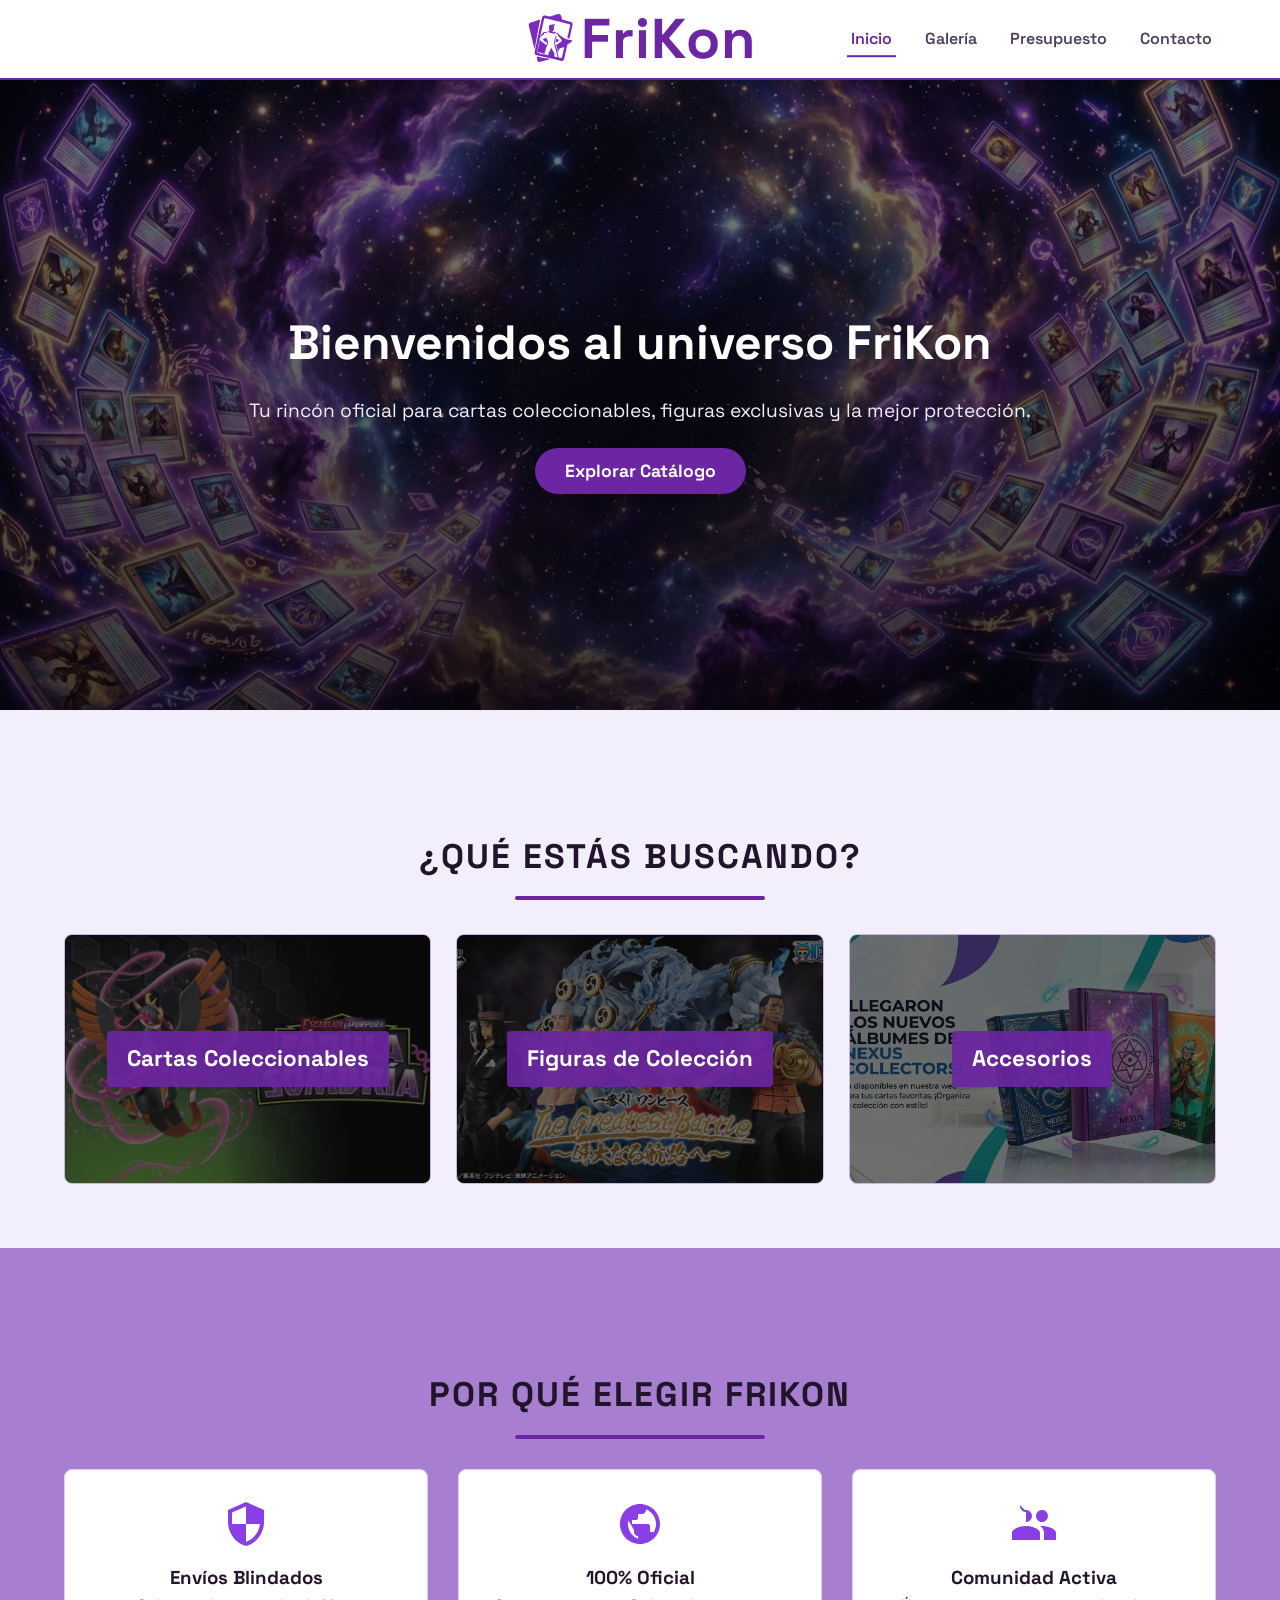
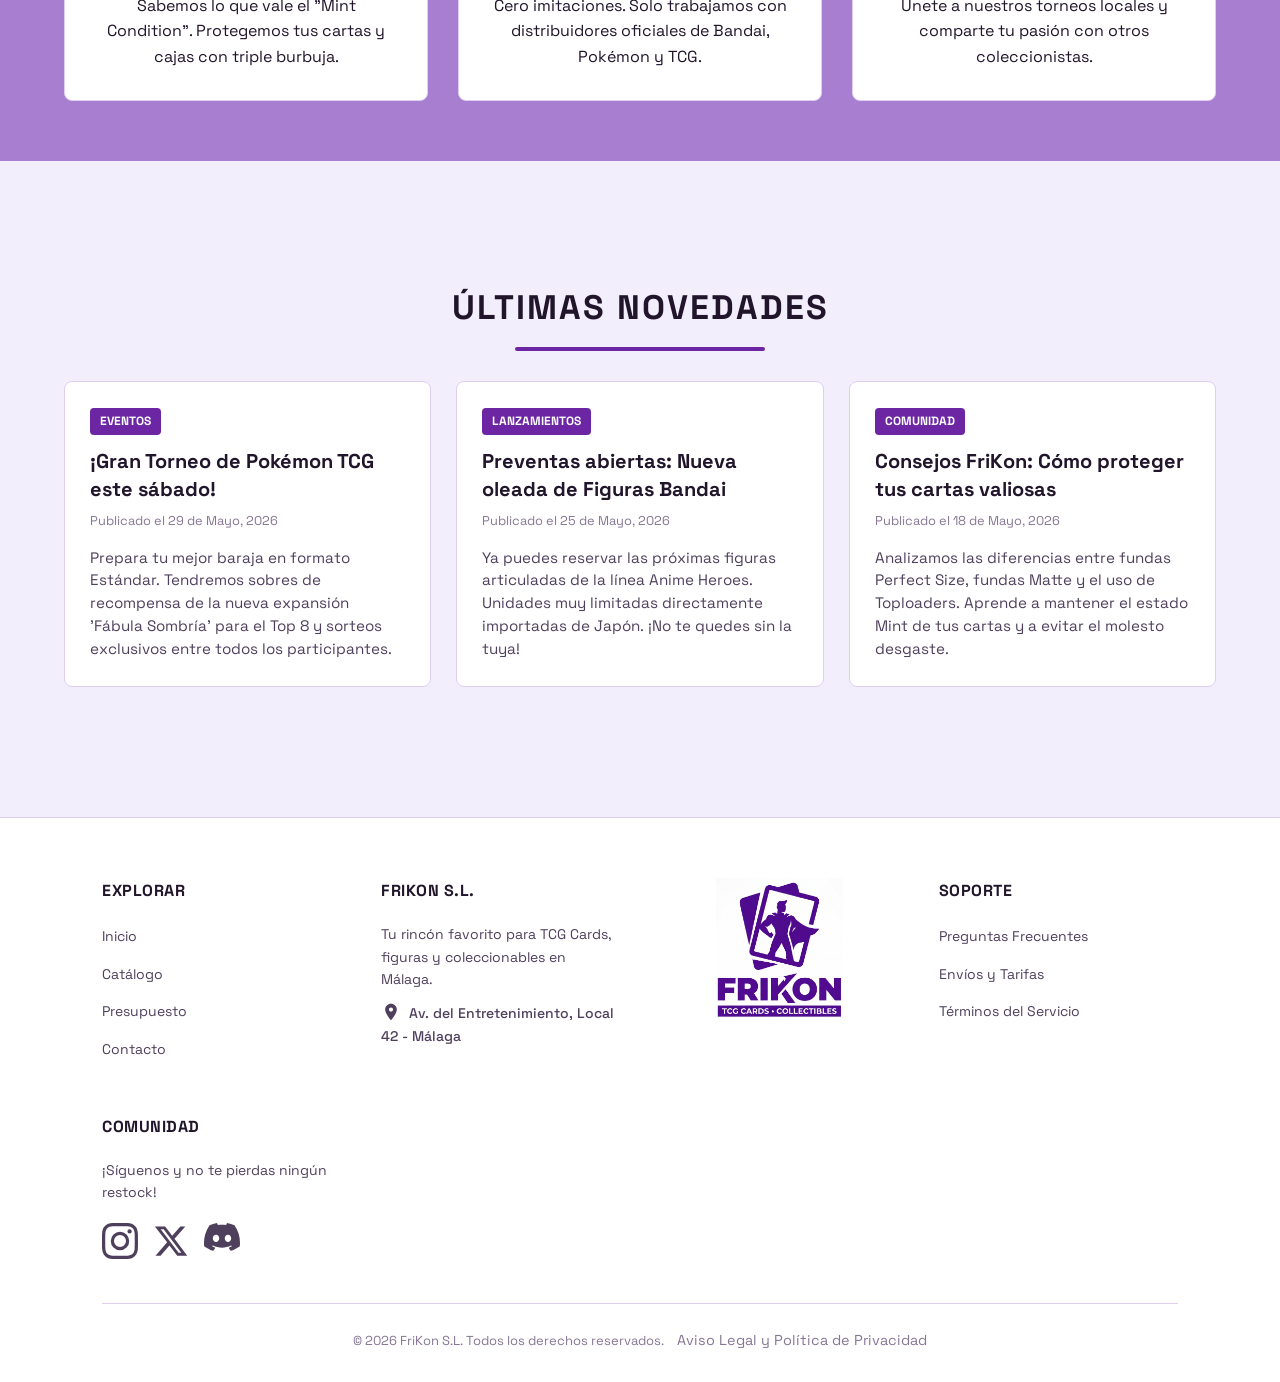
<file: index.html>
<!DOCTYPE html>
<html lang="es">

<head>
    <meta charset="UTF-8">
    <meta name="viewport" content="width=device-width, initial-scale=1.0">
    <title>FriKon | Tienda TCG & Merchandising</title>
    <link rel="icon" type="image/svg+xml" href="images/logo/favicon.svg">
    <link rel="preconnect" href="https://fonts.googleapis.com">
    <link rel="preconnect" href="https://fonts.gstatic.com" crossorigin>
    <link href="https://fonts.googleapis.com/css2?family=Space+Grotesk:wght@400;500;700&display=swap" rel="stylesheet">

    <link rel="stylesheet" href="css/styles.css">
</head>

<body>

    <!-- Header / navegación principal -->
    <header>
        <div class="logo">
            <img src="images/logo/favicon.svg" alt="Logo FriKon" class="logo-img" width="45" height="45">
            <span class="logo-texto">FriKon</span>

        </div>
        <nav>
            <ul>
                <li><a href="index.html" class="activo">Inicio</a></li>
                <li><a href="views/galeria.html">Galería</a></li>
                <li><a href="views/presupuesto.html">Presupuesto</a></li>
                <li><a href="views/contacto.html">Contacto</a></li>
            </ul>
        </nav>
    </header>


    <main class="main-portada">
        <!-- Portada -->
        <section id="hero-inicio" class="seccion-portada">
            <div class="hero-contenido">
                <h1>Bienvenidos al universo FriKon</h1>
                <p>Tu rincón oficial para cartas coleccionables, figuras exclusivas y la mejor protección.</p>
                <a href="views/galeria.html" class="btn-hero">Explorar Catálogo</a>
            </div>
        </section>

        <section id="categorias-destacadas" class="seccion-portada">
            <h2 class="titulo-seleccion">¿Qué estás buscando?</h2>
            <div class="grid-accesos-directos">

                <a href="views/galeria.html#cat-cartas" class="bloque-acceso">
                    <img src="images/productos-carrusel/fabula-sombria-portada-noticia.jpg"
                        alt="Cartas Coleccionables TCG" loading="lazy" decoding="async" width="600" height="400">
                    <div class="acceso-overlay">
                        <h3>Cartas Coleccionables</h3>
                    </div>
                </a>

                <a href="views/galeria.html#cat-figuras" class="bloque-acceso">
                    <img src="images/productos-carrusel/figura_one_piece.webp" alt="Figuras de Colección de Anime"
                        loading="lazy" decoding="async" width="600" height="400">
                    <div class="acceso-overlay">
                        <h3>Figuras de Colección</h3>
                    </div>
                </a>

                <a href="views/galeria.html#cat-accesorios" class="bloque-acceso">
                    <img src="images/productos-carrusel/nuevos_albumes.png" alt="Accesorios y Carpetas Protectoras"
                        loading="lazy" decoding="async" width="600" height="400">
                    <div class="acceso-overlay">
                        <h3>Accesorios</h3>
                    </div>
                </a>

            </div>
        </section>
        <!-- VENTAJAS -->
        <section id="ventajas-frikon" class="seccion-portada">
            <h2 class="titulo-seleccion">Por qué elegir FriKon</h2>
            <div class="grid-ventajas">
                <div class="ventaja-card">
                    <div class="ventaja-icono">
                        <svg class="icono-svg-frikon" viewBox="0 0 24 24" xmlns="http://www.w3.org/2000/svg">
                            <path
                                d="M12 1L3 5v6c0 5.55 3.84 10.74 9 12 5.16-1.26 9-6.45 9-12V5l-9-4zm0 10.99h7c-.53 4.12-3.28 7.79-7 8.94V12H5V6.3l7-3.11v9.8z" />
                        </svg>
                    </div>
                    <h3>Envíos Blindados</h3>
                    <p>Sabemos lo que vale el "Mint Condition". Protegemos tus cartas y cajas con triple burbuja.</p>
                </div>
                <div class="ventaja-card">
                    <div class="ventaja-icono">
                        <svg class="icono-svg-frikon" viewBox="0 0 24 24" xmlns="http://www.w3.org/2000/svg">
                            <path
                                d="M12 2C6.48 2 2 6.48 2 12s4.48 10 10 10 10-4.48 10-10S17.52 2 12 2zm1 17.93c-3.95-.49-7-3.85-7-7.93 0-.62.08-1.21.21-1.79L9 15v1c0 1.1.9 2 2 2v1.93zm6.9-2.54c-.26-.81-1-1.39-1.9-1.39h-1v-3c0-.55-.45-1-1-1H8v-2h2c.55 0 1-.45 1-1V7h2c1.1 0 2-.9 2-2v-.41c2.93 1.19 5 4.06 5 7.41 0 2.08-.8 3.97-2.1 5.39z" />
                        </svg>
                    </div>
                    <h3>100% Oficial</h3>
                    <p>Cero imitaciones. Solo trabajamos con distribuidores oficiales de Bandai, Pokémon y TCG.</p>
                </div>
                <div class="ventaja-card">
                    <div class="ventaja-icono">
                        <svg class="icono-svg-frikon" viewBox="0 0 24 24" xmlns="http://www.w3.org/2000/svg">
                            <path
                                d="M16 11c1.66 0 2.99-1.34 2.99-3S17.66 5 16 5c-1.66 0-3 1.34-3 3s1.34 3 3 3zm-8 0c1.66 0 2.99-1.34 2.99-3S9.66 5 8 5C6.34 5 5 1.34 5 3s1.34 3 3 3zm0 2c-2.33 0-7 1.17-7 3.5V20h14v-3.5c0-2.33-4.67-3.5-7-3.5zm8 0c-.29 0-.62.02-.97.05 1.16.84 1.97 1.97 1.97 3.45V20h6v-3.5c0-2.33-4.67-3.5-7-3.5z" />
                        </svg>
                    </div>
                    <h3>Comunidad Activa</h3>
                    <p>Únete a nuestros torneos locales y comparte tu pasión con otros coleccionistas.</p>
                </div>
            </div>
        </section>
        <!-- NOTICIAS-->
        <section id="noticias-comunidad" class="seccion-portada">
            <h2 class="titulo-seleccion">Últimas Novedades</h2>
            <div id="contenedor-noticias-ajax" class="grid-noticias">
                <p class="cargando">Cargando novedades del servidor...</p>
            </div>
        </section>

    </main>

    <!-- Pie de página -->
    <footer>



        <div class="footer-grid-columnas">

            <div class="footer-columna">
                <h3>Explorar</h3>
                <ul>
                    <li><a href="index.html">Inicio</a></li>
                    <li><a href="./views/galeria.html">Catálogo</a></li>
                    <li><a href="./views/presupuesto.html">Presupuesto</a></li>
                    <li><a href="./views/contacto.html">Contacto</a></li>
                </ul>
            </div>

            <div class="footer-columna info-contacto">
                <h3>FriKon S.L.</h3>
                <p>Tu rincón favorito para TCG Cards, figuras y coleccionables en Málaga.</p>
                <p class="direccion">
                    <svg class="icono-svg-frikon inline-pin" viewBox="0 0 24 24" xmlns="http://www.w3.org/2000/svg">
                        <path
                            d="M12 2C8.13 2 5 5.13 5 9c0 5.25 7 13 7 13s7-7.75 7-13c0-3.87-3.13-7-7-7zm0 9.5c-1.38 0-2.5-1.12-2.5-2.5s1.12-2.5 2.5-2.5 2.5 1.12 2.5 2.5-1.12 2.5-2.5 2.5z" />
                    </svg>
                    Av. del Entretenimiento, Local 42 - Málaga
                </p>
            </div>


            <div class="footer-logo-central">
                <img src="images/logo/logo_frikon_completo.png" alt="FriKon Logo" class="logo-grande-img" width="280"
                    height="140">
            </div>

            <div class="footer-columna">
                <h3>Soporte</h3>
                <ul>
                    <li><a href="#">Preguntas Frecuentes</a></li>
                    <li><a href="#">Envíos y Tarifas</a></li>
                    <li><a href="#">Términos del Servicio</a></li>
                </ul>
            </div>

            <div class="footer-columna redes-sociales-col">
                <h3>Comunidad</h3>
                <p>¡Síguenos y no te pierdas ningún restock!</p>
                <div class="footer-redes">
                    <a href="https://instagram.com/frikon_oficial" target="_blank" rel="noopener noreferrer"
                        aria-label="Instagram FriKon">
                        <svg class="icono-red-social" viewBox="0 0 24 24" xmlns="http://www.w3.org/2000/svg">
                            <path
                                d="M12 2.163c3.204 0 3.584.012 4.85.07 3.252.148 4.771 1.691 4.919 4.919.058 1.265.069 1.645.069 4.849 0 3.205-.012 3.584-.069 4.849-.149 3.225-1.664 4.771-4.919 4.919-1.266.058-1.644.07-4.85.07-3.204 0-3.584-.012-4.849-.07-3.26-.149-4.771-1.699-4.919-4.92-.058-1.265-.07-1.644-.07-4.849 0-3.204.013-3.583.07-4.849.149-3.227 1.664-4.771 4.919-4.919 1.266-.057 1.645-.069 4.849-.069zM12 0C8.741 0 8.333.014 7.053.072 2.695.272.273 2.69.073 7.051.014 8.333 0 8.741 0 12c0 3.259.014 3.668.072 4.948.2 4.358 2.618 6.78 6.98 6.98 1.281.058 1.689.072 4.948.072 3.259 0 3.668-.014 4.948-.072 4.354-.2 6.782-2.618 6.979-6.98.059-1.28.073-1.689.073-4.948 0-3.259-.014-3.667-.072-4.947-.196-4.354-2.617-6.78-6.979-6.98C15.668.014 15.259 0 12 0zm0 5.838a6.162 6.162 0 1 0 0 12.324 6.162 6.162 0 0 0 0-12.324zM12 16a4 4 0 1 1 0-8 4 4 0 0 1 0 8zm6.406-11.845a1.44 1.44 0 1 0 0 2.881 1.44 1.44 0 0 0 0-2.881z" />
                        </svg>
                    </a>
                    <a href="https://x.com/frikon_tcg" target="_blank" rel="noopener noreferrer"
                        aria-label="X FriKon">
                        <svg class="icono-red-social" viewBox="0 0 24 24" xmlns="http://www.w3.org/2000/svg">
                            <path
                                d="M18.244 2.25h3.308l-7.227 8.26 8.502 11.24H16.17l-5.214-6.817L4.99 21.75H1.68l7.73-8.835L1.254 2.25H8.08l4.713 6.231zm-1.161 17.52h1.833L7.084 4.126H5.117z" />
                        </svg>
                    </a>
                    <a href="https://discord.gg/frikon-community" target="_blank" rel="noopener noreferrer"
                        aria-label="Comunidad Discord FriKon">
                        <svg class="icono-red-social" viewBox="0 0 256 256" xmlns="http://www.w3.org/2000/svg">
                            <path
                                d="M216.856339,16.5966031 C200.285002,8.84328665 182.566144,3.2084988 164.041564,0 C161.766523,4.11318106 159.108624,9.64549908 157.276099,14.0464379 C137.583995,11.0849896 118.072967,11.0849896 98.7430163,14.0464379 C96.9108417,9.64549908 94.1925838,4.11318106 91.8971895,0 C73.3526068,3.2084988 55.6133949,8.86399117 39.0420583,16.6376612 C5.61752293,67.146514 -3.4433191,116.400813 1.08711069,164.955721 C23.2560196,181.510915 44.7403634,191.567697 65.8621325,198.148576 C71.0772151,190.971126 75.7283628,183.341335 79.7352139,175.300261 C72.104019,172.400575 64.7949724,168.822202 57.8887866,164.667963 C59.7209612,163.310589 61.5131304,161.891452 63.2445898,160.431257 C105.36741,180.133187 151.134928,180.133187 192.754523,160.431257 C194.506336,161.891452 196.298154,163.310589 198.110326,164.667963 C191.183787,168.842556 183.854737,172.420929 176.223542,175.320965 C180.230393,183.341335 184.861538,190.991831 190.096624,198.16893 C211.238746,191.588051 232.743023,181.531619 254.911949,164.955721 C260.227747,108.668201 245.831087,59.8662432 216.856339,16.5966031 Z M85.4738752,135.09489 C72.8290281,135.09489 62.4592217,123.290155 62.4592217,108.914901 C62.4592217,94.5396472 72.607595,82.7145587 85.4738752,82.7145587 C98.3405064,82.7145587 108.709962,94.5189427 108.488529,108.914901 C108.508531,123.290155 98.3405064,135.09489 85.4738752,135.09489 Z M170.525237,135.09489 C157.88039,135.09489 147.510584,123.290155 147.510584,108.914901 C147.510584,94.5396472 157.658606,82.7145587 170.525237,82.7145587 C183.391518,82.7145587 193.761324,94.5189427 193.539891,108.914901 C193.539891,123.290155 183.391518,135.09489 170.525237,135.09489 Z" />
                        </svg>
                    </a>
                </div>
            </div>
        </div>

        <div class="footer-legal">
            <p>&copy; 2026 FriKon S.L. Todos los derechos reservados. <a href="#">Aviso Legal y Política de
                    Privacidad</a></p>
        </div>
    </footer>

    <script src="https://code.jquery.com/jquery-3.7.1.min.js"></script>
    <script src="js/main.js"></script>
</body>

</html>
</file>
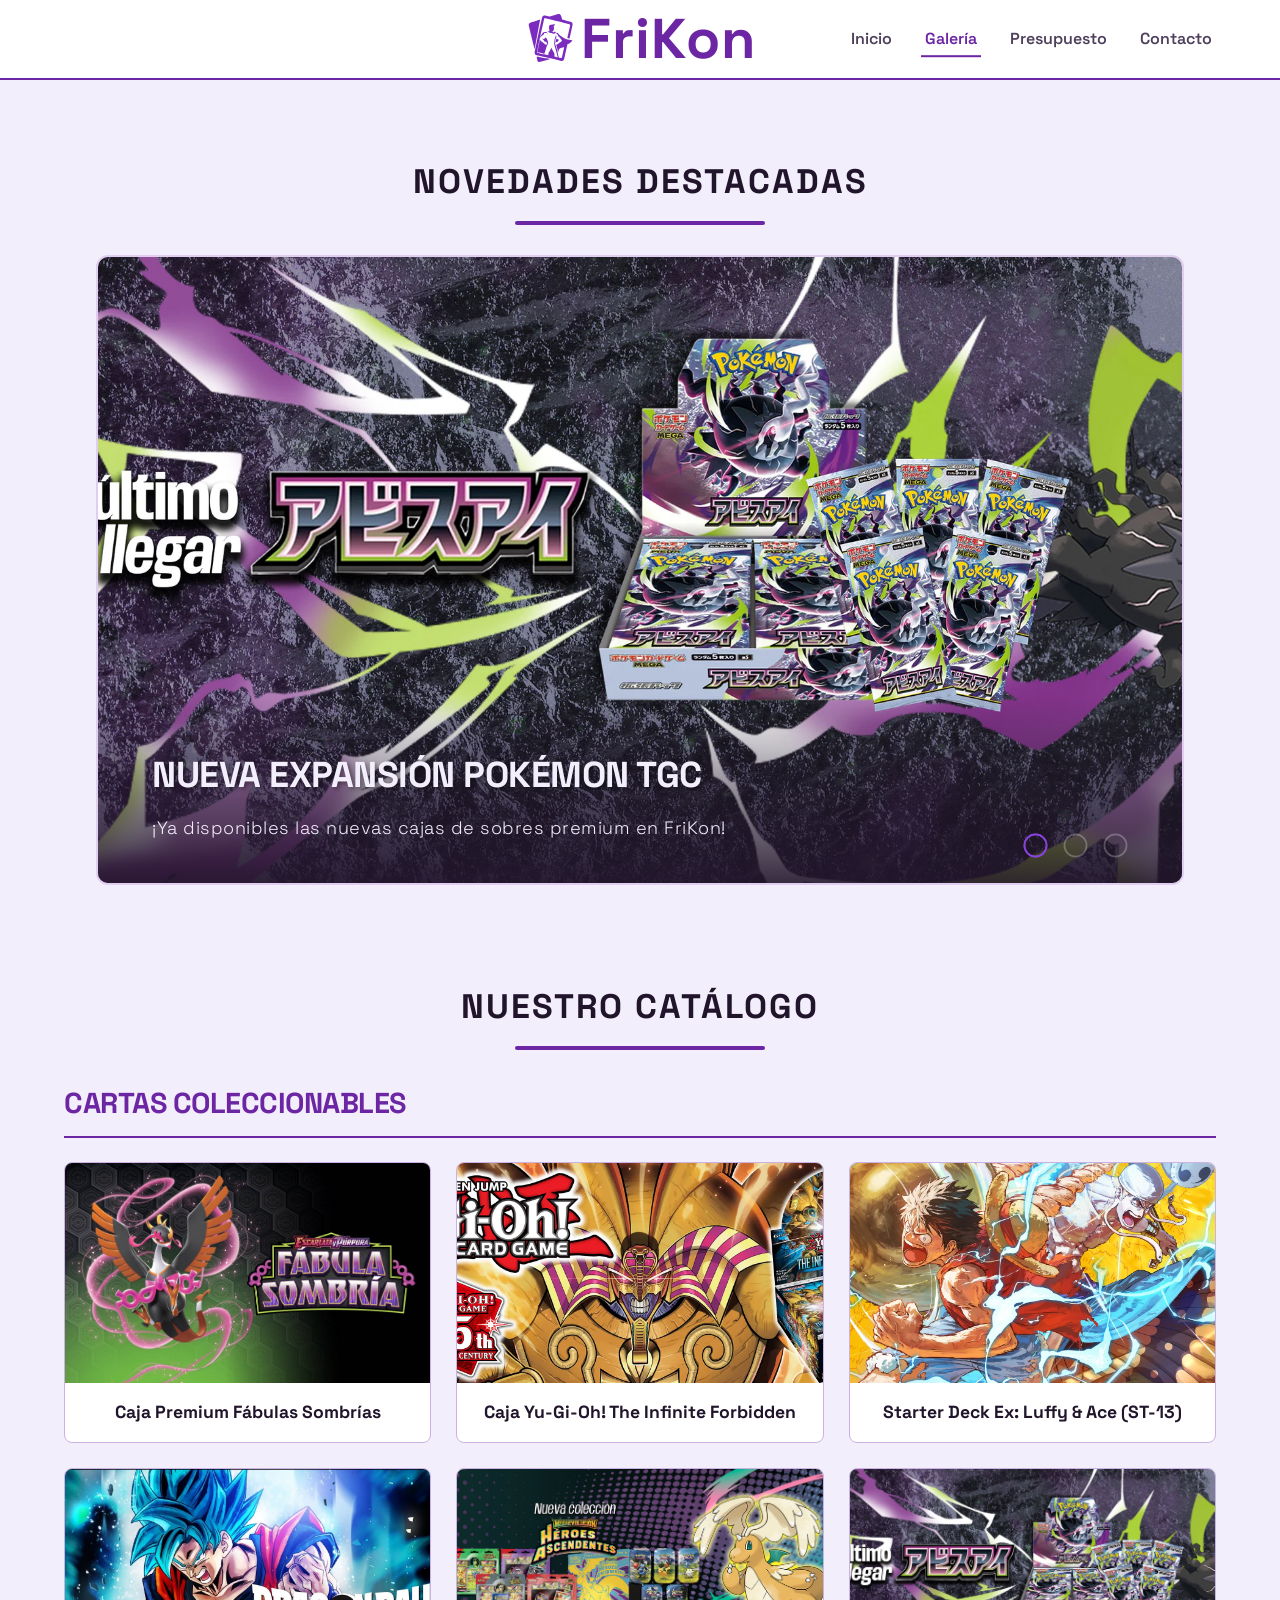
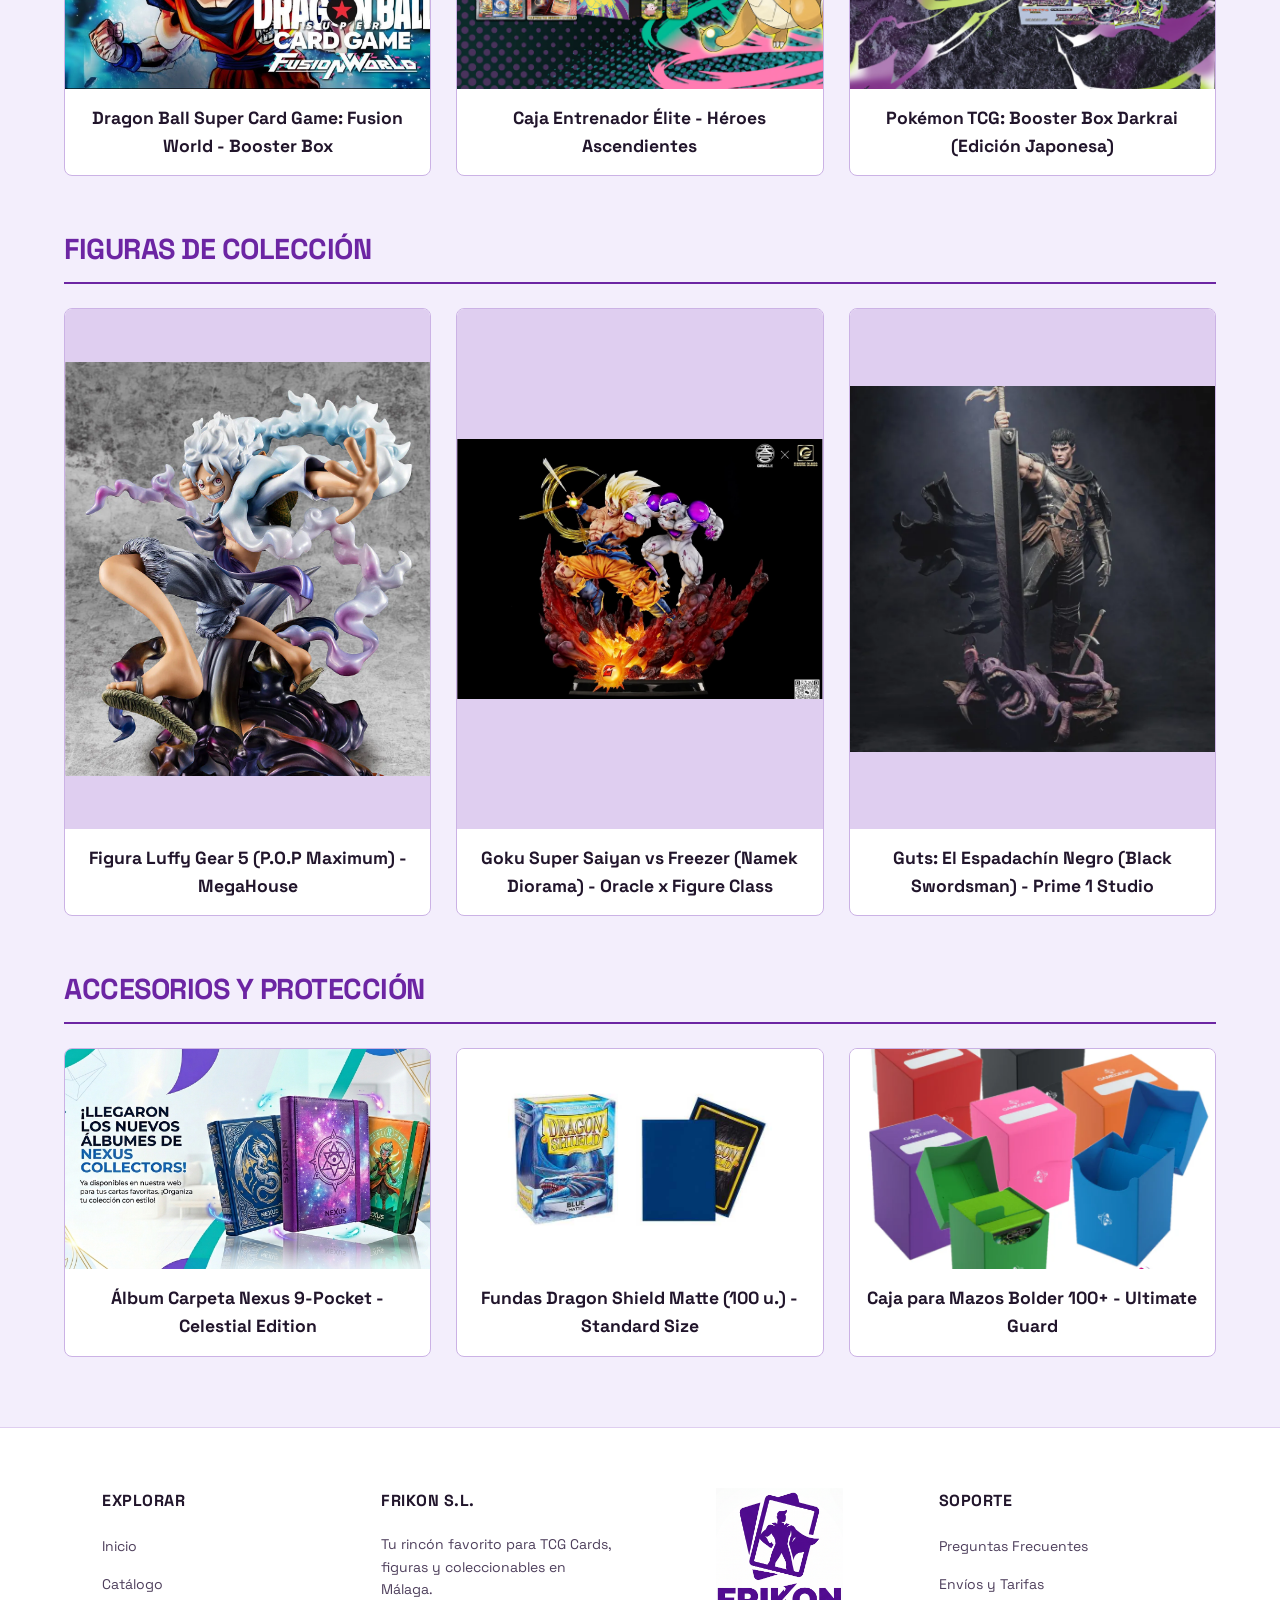
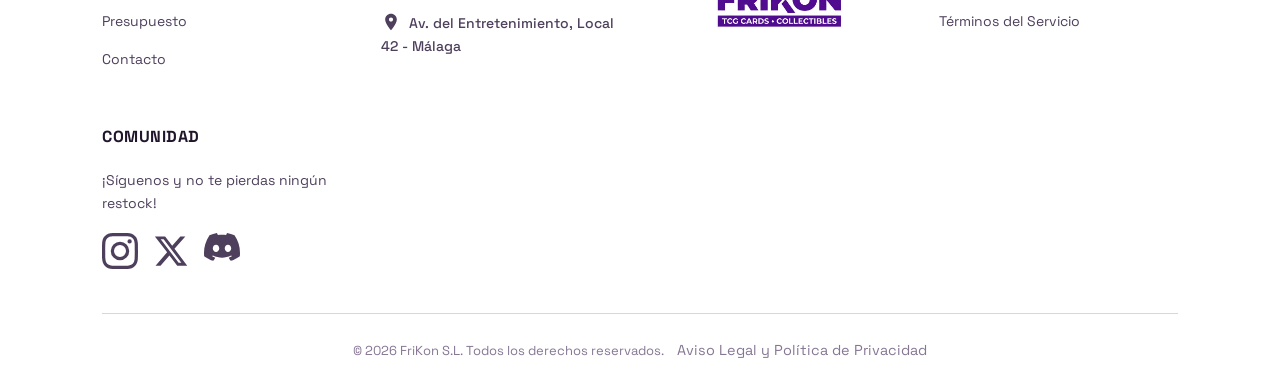
<file: views/galeria.html>
<!DOCTYPE html>
<html lang="es">

<head>
    <meta charset="UTF-8">
    <meta name="viewport" content="width=device-width, initial-scale=1.0">
    <title>Galería | FriKon</title>
    <link rel="icon" type="image/svg+xml" href="../images/logo/favicon.svg">
    <link rel="preconnect" href="https://fonts.googleapis.com">
    <link rel="preconnect" href="https://fonts.gstatic.com" crossorigin>
    <link href="https://fonts.googleapis.com/css2?family=Space+Grotesk:wght@400;500;700&display=swap" rel="stylesheet">

    <link rel="stylesheet" href="../css/styles.css">
</head>

<body>

    <!-- Header / navegación principal -->
    <header>
        <div class="logo">
            <img src="../images/logo/favicon.svg" alt="Logo FriKon" class="logo-img" width="45" height="45">
            <span class="logo-texto">FriKon</span>
        </div>
        <nav>
            <ul>
                <li><a href="../index.html">Inicio</a></li>
                <li><a href="galeria.html" class="activo">Galería</a></li>
                <li><a href="presupuesto.html">Presupuesto</a></li>
                <li><a href="contacto.html">Contacto</a></li>
            </ul>
        </nav>
    </header>

    <!-- Contenido principal -->
    <main>

        <!--*********CARRUSEL*********-->
        <section id="novedades-carrusel">
            <h1 class="titulo-seleccion">Novedades Destacadas</h1>
            <div class="carrusel-contenedor">


                <div class="carrusel-slides">
                    <div class="slide activa">
                        <img src="../images/productos-carrusel/pokemon-darkrai.webp" alt="Nueva expansión TCG Pokémon"
                            width="1048" height="590">
                        <div class="carrusel-texto">
                            <h2>Nueva Expansión Pokémon TGC</h2>
                            <p>¡Ya disponibles las nuevas cajas de sobres premium en FriKon!</p>
                        </div>
                    </div>

                    <div class="slide">
                        <img src="../images/productos-carrusel/figura_one_piece.webp" alt="Figuras Exclusivas Anime"
                            width="1200" height="675">
                        <div class="carrusel-texto">
                            <h2>Figuras de Colección</h2>
                            <p>Reserva las nuevas estatuas a escala de tus personajes favoritos.</p>
                        </div>
                    </div>

                    <div class="slide">
                        <img src="../images/productos-carrusel/nuevos_albumes.png" alt="Accesorios para cartas"
                            width="1376" height="768">
                        <div class="carrusel-texto">
                            <h2>Protección Premium</h2>
                            <p>Disponibles los nuevos Albumes de NEXUS </p>
                        </div>
                    </div>
                </div>

                <div class="carrusel-dots">
                    <div class="dot-wrapper activo" data-slide="0">
                        <svg class="progreso-circular" viewBox="0 0 36 36">
                            <path class="circulo-fondo"
                                d="M18 2.0845 a 15.9155 15.9155 0 0 1 0 31.831 a 15.9155 15.9155 0 0 1 0 -31.831" />
                            <path class="circulo-barra"
                                d="M18 2.0845 a 15.9155 15.9155 0 0 1 0 31.831 a 15.9155 15.9155 0 0 1 0 -31.831" />
                        </svg>
                        <span class="dot-numero">1</span>
                    </div>

                    <div class="dot-wrapper" data-slide="1">
                        <svg class="progreso-circular" viewBox="0 0 36 36">
                            <path class="circulo-fondo"
                                d="M18 2.0845 a 15.9155 15.9155 0 0 1 0 31.831 a 15.9155 15.9155 0 0 1 0 -31.831" />
                            <path class="circulo-barra"
                                d="M18 2.0845 a 15.9155 15.9155 0 0 1 0 31.831 a 15.9155 15.9155 0 0 1 0 -31.831" />
                        </svg>
                        <span class="dot-numero">2</span>
                    </div>

                    <div class="dot-wrapper" data-slide="2">
                        <svg class="progreso-circular" viewBox="0 0 36 36">
                            <path class="circulo-fondo"
                                d="M18 2.0845 a 15.9155 15.9155 0 0 1 0 31.831 a 15.9155 15.9155 0 0 1 0 -31.831" />
                            <path class="circulo-barra"
                                d="M18 2.0845 a 15.9155 15.9155 0 0 1 0 31.831 a 15.9155 15.9155 0 0 1 0 -31.831" />
                        </svg>
                        <span class="dot-numero">3</span>
                    </div>
                </div>
            </div>

        </section>

        <!--CATALOGO-->
        <section id="catalogo-frikon">
            <h2 class="titulo-seleccion">Nuestro Catálogo</h2>
            <!--*********CARTAS*********-->
            <div class="categoria-seccion" id="cat-cartas">
                <h3 class="categoria-titulo">Cartas Coleccionables</h3>
                <div class="grid-productos">


                    <div class="producto-card">
                        <div class="producto-imagen-wrapper">
                            <img src="../images/productos-carrusel/fabula-sombria-portada-noticia.jpg"
                                alt="Caja Pokémon" loading="lazy" decoding="async" width="600" height="400">
                            <div class="indicador-click">Toca para ver detalles</div>
                        </div>
                        <div class="producto-resumen">
                            <h4>Caja Premium Fábulas Sombrías</h4>
                        </div>
                        <div class="producto-desplegable">
                            <p class="precio">39,99 €</p>
                            <p class="descripcion">Edición especial TCG Pokémon. Contiene 6 sobres de la expansión,
                                cartas promocionales exclusivas con ilustraciones especiales y un código para el juego
                                online.</p>
                            <button class="btn-reserva">Reservar Producto</button>
                        </div>
                    </div>


                    <div class="producto-card">
                        <div class="producto-imagen-wrapper">
                            <img src="../images/productos-carrusel/the-infinite-forbidden-yu-gi-oh.webp"
                                alt="Caja de sobres Yu-Gi-Oh The Infinite Forbidden" loading="lazy" decoding="async"
                                width="600" height="400">
                            <div class="indicador-click">Toca para ver detalles</div>
                        </div>
                        <div class="producto-resumen">
                            <h4>Caja Yu-Gi-Oh! The Infinite Forbidden</h4>
                        </div>
                        <div class="producto-desplegable">
                            <p class="precio">79,95 €</p>
                            <p class="descripcion">¡Celebra el 25º aniversario del TCG desatando el poder del Exodia
                                invencible! Caja sellada que contiene 24 sobres en español de la expansión. Ideal para
                                coleccionistas y jugadores competitivos que buscan las exclusivas rarezas de cuarto de
                                siglo y nuevas estrategias de nivel torneo.</p>
                            <button class="btn-reserva">Reservar Producto</button>
                        </div>
                    </div>


                    <div class="producto-card">
                        <div class="producto-imagen-wrapper">
                            <img src="../images/productos-carrusel/luffy-starter-ex.png"
                                alt="Starter Deck Ex Luffy and Ace" loading="lazy" decoding="async" width="600"
                                height="400">
                            <div class="indicador-click">Toca para ver detalles</div>
                        </div>
                        <div class="producto-resumen">
                            <h4>Starter Deck Ex: Luffy & Ace (ST-13)</h4>
                        </div>
                        <div class="producto-desplegable">
                            <p class="precio">29,99 €</p>
                            <p class="descripcion">Mazo de inicio premium para el TCG de One Piece. Enfocado en los tres
                                hermanos (Luffy, Ace y Sabo), incluye un mazo listo para jugar de 50 cartas, cartas de
                                Líder exclusivas, un tapete de juego y un pack de sobres promocionales para potenciar tu
                                estrategia.</p>
                            <button class="btn-reserva">Reservar Producto</button>
                        </div>
                    </div>


                    <div class="producto-card">
                        <div class="producto-imagen-wrapper">
                            <img src="../images/productos-carrusel/Dragon-Ball-Super-Card-Game-Fusion-World-Key-Art.jpg"
                                alt="Dragon Ball Super Card Game Fusion World Booster Box" loading="lazy"
                                decoding="async" width="600" height="400">
                            <div class="indicador-click">Toca para ver detalles</div>
                        </div>
                        <div class="producto-resumen">
                            <h4>Dragon Ball Super Card Game: Fusion World - Booster Box</h4>
                        </div>
                        <div class="producto-desplegable">
                            <p class="precio">89,95 €</p>
                            <p class="descripcion">¡Desata el poder de los guerreros más fuertes del universo! Entra de
                                lleno en la nueva era competitiva de Dragon Ball con esta caja sellada de 24 sobres de
                                la colección Fusion World. Incluye espectaculares cartas con ilustraciones premium,
                                líderes listos para el combate y códigos exclusivos para la versión digital del juego.
                            </p>
                            <button class="btn-reserva">Reservar Producto</button>
                        </div>
                    </div>


                    <div class="producto-card">
                        <div class="producto-imagen-wrapper">
                            <img src="../images/productos-carrusel/pokemon-megaevolucion.webp"
                                alt="Pokémon TCG Héroes Ascendientes Elite Trainer Box" loading="lazy" decoding="async"
                                width="600" height="400">
                            <div class="indicador-click">Toca para ver detalles</div>
                        </div>
                        <div class="producto-resumen">
                            <h4>Caja Entrenador Élite - Héroes Ascendientes</h4>
                        </div>
                        <div class="producto-desplegable">
                            <p class="precio">54,95 €</p>
                            <p class="descripcion">¡La megaevolución alcanza nuevas cotas legendarias! Esta Caja de
                                Entrenador Élite (ETB) oficial es el tesoro definitivo para coleccionistas. Contiene 9
                                sobres de la nueva expansión, fundas para cartas exclusivas de Dragonite, dados,
                                marcadores de condición y una guía para dominar el nuevo meta del juego.</p>
                            <button class="btn-reserva">Reservar Producto</button>
                        </div>
                    </div>



                    <div class="producto-card">
                        <div class="producto-imagen-wrapper">
                            <img src="../images/productos-carrusel/pokemon-darkrai.webp"
                                alt="Pokémon TCG Japanese Booster Box Darkrai" loading="lazy" decoding="async"
                                width="600" height="400">
                            <div class="indicador-click">Toca para ver detalles</div>
                        </div>
                        <div class="producto-resumen">
                            <h4>Pokémon TCG: Booster Box Darkrai (Edición Japonesa)</h4>
                        </div>
                        <div class="producto-desplegable">
                            <p class="precio">64,50 €</p>
                            <p class="descripcion">¡Directo desde Japón para los coleccionistas más exigentes! Caja de
                                sobres sellada centrada en el poder del Pokémon singular Darkrai. Contiene sobres de
                                importación con cartas de arte alternativo exclusivas y hologramas texturizados únicos
                                del mercado nipón. Una pieza imprescindible para tu vitrina.</p>
                            <button class="btn-reserva">Reservar Producto</button>
                        </div>
                    </div>

                </div>
            </div>

            <!--*********FIGURAS*********-->
            <div class="categoria-seccion" id="cat-figuras">
                <h3 class="categoria-titulo">Figuras de Colección</h3>
                <div class="grid-productos">

                    <div class="producto-card">
                        <div class="producto-imagen-wrapper">
                            <div class="galeria-fotos">
                                <img src="../images/productos-carrusel/luffy_gear_5_fg_2.png"
                                    alt="Luffy Gear 5 Vista Frontal" class="foto-slide activa" loading="lazy"
                                    decoding="async" width="700" height="520">
                                <img src="../images/productos-carrusel/luffy_gear_5_fg.png"
                                    alt="Luffy Gear 5 Detalle Perfil" class="foto-slide" loading="lazy" decoding="async"
                                    width="700" height="520">
                            </div>

                            <button class="flecha-galeria prev">&#10094;</button>
                            <button class="flecha-galeria next">&#10095;</button>

                            <div class="indicador-click">Toca para ver detalles</div>
                        </div>
                        <div class="producto-resumen">
                            <h4>Figura Luffy Gear 5 (P.O.P Maximum) - MegaHouse</h4>
                        </div>
                        <div class="producto-desplegable">
                            <p class="precio">249,99 €</p>
                            <p class="descripcion">Estatua premium de coleccionista con 23cm de puro dinamismo. Acabado
                                de lujo que captura la naturaleza cartoon del "Dios del Sol Nika", esculpida con resina
                                de PVC de máxima fidelidad, efectos translúcidos nacarados en el cabello y una base
                                diorama impactante.</p>
                            <button class="btn-reserva">Reservar Producto</button>
                        </div>
                    </div>


                    <div class="producto-card">
                        <div class="producto-imagen-wrapper">
                            <div class="galeria-fotos">
                                <img src="../images/productos-carrusel/goku_vs_freezer.webp"
                                    alt="Diorama Goku vs Freezer Oracle Studios Vista Frontal" class="foto-slide activa"
                                    loading="lazy" decoding="async" width="700" height="520">
                                <img src="../images/productos-carrusel/goku_vs_freezer_2.webp"
                                    alt="Diorama Goku vs Freezer Detalle Goku" class="foto-slide" loading="lazy"
                                    decoding="async" width="700" height="520">
                                <img src="../images/productos-carrusel/goku_vs_freezer_3.webp"
                                    alt="Diorama Goku vs Freezer Detalle Freezer" class="foto-slide" loading="lazy"
                                    decoding="async" width="700" height="520">
                            </div>

                            <button class="flecha-galeria prev">&#10094;</button>
                            <button class="flecha-galeria next">&#10095;</button>

                            <div class="indicador-click">Toca para ver detalles</div>
                        </div>

                        <div class="producto-resumen">
                            <h4>Goku Super Saiyan vs Freezer (Namek Diorama) - Oracle x Figure Class</h4>
                        </div>

                        <div class="producto-desplegable">
                            <p class="precio">549,99 €</p>
                            <p class="descripcion">Estatua de resina premium de edición ultra-limitada. Recrea el clímax
                                de la batalla en un planeta Namek a punto de estallar. Incluye efectos de iluminación
                                LED integrados en la base de lava y en las ráfagas de energía, esculpido de alta
                                fidelidad con texturas de sangre y desgaste en combate, y certificados de autenticidad.
                                Una obra de arte colosal para los coleccionistas más exigentes.</p>
                            <button class="btn-reserva">Reservar Producto</button>
                        </div>
                    </div>


                    <div class="producto-card">
                        <div class="producto-imagen-wrapper">
                            <div class="galeria-fotos">
                                <img src="../images/productos-carrusel/guts_berserk.webp"
                                    alt="Guts Berserk Estatua Vista General" class="foto-slide activa" loading="lazy"
                                    decoding="async" width="700" height="520">
                                <img src="../images/productos-carrusel/guts_berserk_2.webp"
                                    alt="Guts Berserk Primer Plano Detalle" class="foto-slide" loading="lazy"
                                    decoding="async" width="700" height="520">
                                <img src="../images/productos-carrusel/guts_berserk_3.webp"
                                    alt="Guts Berserk Vista Posterior Capa" class="foto-slide" loading="lazy"
                                    decoding="async" width="700" height="520">
                            </div>

                            <button class="flecha-galeria prev">&#10094;</button>
                            <button class="flecha-galeria next">&#10095;</button>

                            <div class="indicador-click">Toca para ver detalles</div>
                        </div>

                        <div class="producto-resumen">
                            <h4>Guts: El Espadachín Negro (Black Swordsman) - Prime 1 Studio</h4>
                        </div>

                        <div class="producto-desplegable">
                            <p class="precio">389,99 €</p>
                            <p class="descripcion">Obra de arte en resina dedicada al oscuro universo de Kentaro Miura.
                                Muestra a Guts imponente tras una cruenta batalla, apoyado sobre su colosal espada
                                Matadragones y los restos de una criatura demoníaca. Destaca por el hiperrealismo en las
                                texturas metálicas de su armadura, las correas de cuero desgastadas y una capa de tela
                                con alambre interno para adoptar poses dinámicas.</p>
                            <button class="btn-reserva">Reservar Producto</button>
                        </div>
                    </div>

                </div>
            </div>
            <!--*********ACCESORIOS*********-->
            <div class="categoria-seccion" id="cat-accesorios">
                <h3 class="categoria-titulo">Accesorios y Protección</h3>
                <div class="grid-productos">

                    <div class="producto-card">
                        <div class="producto-imagen-wrapper">
                            <img src="../images/productos-carrusel/nuevos_albumes.png"
                                alt="Álbum Nexus Premium Edición Coleccionista" loading="lazy" decoding="async"
                                width="600" height="400">
                            <div class="indicador-click">Toca para ver detalles</div>
                        </div>
                        <div class="producto-resumen">
                            <h4>Álbum Carpeta Nexus 9-Pocket - Celestial Edition</h4>
                        </div>
                        <div class="producto-desplegable">
                            <p class="precio">24,90 €</p>
                            <p class="descripcion">Carpeta premium de alta gama con cubierta rígida texturizada
                                antideslizante y un elegante diseño artístico grabado. Incorpora 20 hojas fijas de carga
                                lateral ultra transparentes, totalmente libres de ácido y materiales nocivos (sin PVC).
                                Ofrece una capacidad óptima para proteger hasta 360 cartas con doble funda. Cierre
                                seguro mediante banda elástica reforzada a juego.</p>
                            <button class="btn-reserva">Reservar Producto</button>
                        </div>
                    </div>


                    <div class="producto-card">
                        <div class="producto-imagen-wrapper">
                            <img src="../images/productos-carrusel/fundas-dragon-shield-blue-matte-100.jpg"
                                alt="Fundas Dragon Shield Matte" loading="lazy" decoding="async" width="600"
                                height="400">
                            <div class="indicador-click">Toca para ver detalles</div>
                        </div>
                        <div class="producto-resumen">
                            <h4>Fundas Dragon Shield Matte (100 u.) - Standard Size</h4>
                        </div>
                        <div class="producto-desplegable">
                            <p class="precio">9,95 €</p>
                            <p class="descripcion">Paquete de 100 fundas protectoras de alta resistencia para cartas de
                                tamaño estándar. Cuentan con un reverso mate texturizado que ofrece una sensación de
                                barajado (shuffle) insuperable y evita que el mazo se resbale. Fabricadas en
                                polipropileno totalmente libre de ácido y PVC, garantizan la máxima protección y
                                conservación para tus cartas más valiosas.</p>
                            <button class="btn-reserva">Reservar Producto</button>
                        </div>
                    </div>


                    <div class="producto-card">
                        <div class="producto-imagen-wrapper">
                            <img src="../images/productos-carrusel/Gamegenic-deck-holder-100.webp"
                                alt="Caja para Mazos Ultimate Guard Bolder" loading="lazy" decoding="async" width="600"
                                height="400">
                            <div class="indicador-click">Toca para ver detalles</div>
                        </div>
                        <div class="producto-resumen">
                            <h4>Caja para Mazos Bolder 100+ - Ultimate Guard</h4>
                        </div>
                        <div class="producto-desplegable">
                            <p class="precio">14,90 €</p>
                            <p class="descripcion">Caja protectora de alta calidad con cubierta rígida y un acabado
                                suave al tacto muy agradable. Diseñada para albergar de forma segura hasta 100 cartas en
                                doble funda o 120 fundas sencillas. Su estructura simétrica y su cierre de precisión
                                garantizan que el mazo no se abra por accidente durante el transporte en mochilas o
                                bolsas.</p>
                            <button class="btn-reserva">Reservar Producto</button>
                        </div>
                    </div>

                </div>
            </div>

        </section>

    </main>

    <!-- Pie de página -->
    <footer>

        <div class="footer-grid-columnas">
            <div class="footer-columna">
                <h3>Explorar</h3>
                <ul>
                    <li><a href="../index.html">Inicio</a></li>
                    <li><a href="./galeria.html">Catálogo</a></li>
                    <li><a href="./presupuesto.html">Presupuesto</a></li>
                    <li><a href="./contacto.html">Contacto</a></li>
                </ul>
            </div>

            <div class="footer-columna info-contacto">
                <h3>FriKon S.L.</h3>
                <p>Tu rincón favorito para TCG Cards, figuras y coleccionables en Málaga.</p>
                <p class="direccion">
                    <svg class="icono-svg-frikon inline-pin" viewBox="0 0 24 24" xmlns="http://www.w3.org/2000/svg">
                        <path
                            d="M12 2C8.13 2 5 5.13 5 9c0 5.25 7 13 7 13s7-7.75 7-13c0-3.87-3.13-7-7-7zm0 9.5c-1.38 0-2.5-1.12-2.5-2.5s1.12-2.5 2.5-2.5 2.5 1.12 2.5 2.5-1.12 2.5-2.5 2.5z" />
                    </svg>
                    Av. del Entretenimiento, Local 42 - Málaga
                </p>
            </div>



            <div class="footer-logo-central">
                <img src="../images/logo/logo_frikon_completo.png" alt="FriKon Logo" class="logo-grande-img" width="280"
                    height="140">
            </div>

            <div class="footer-columna">
                <h3>Soporte</h3>
                <ul>
                    <li><a href="#">Preguntas Frecuentes</a></li>
                    <li><a href="#">Envíos y Tarifas</a></li>
                    <li><a href="#">Términos del Servicio</a></li>
                </ul>
            </div>

            <div class="footer-columna redes-sociales-col">
                <h3>Comunidad</h3>
                <p>¡Síguenos y no te pierdas ningún restock!</p>
                <div class="footer-redes">
                    <a href="https://instagram.com/frikon_oficial" target="_blank" rel="noopener noreferrer"
                        aria-label="Instagram FriKon">
                        <svg class="icono-red-social" viewBox="0 0 24 24" xmlns="http://www.w3.org/2000/svg">
                            <path
                                d="M12 2.163c3.204 0 3.584.012 4.85.07 3.252.148 4.771 1.691 4.919 4.919.058 1.265.069 1.645.069 4.849 0 3.205-.012 3.584-.069 4.849-.149 3.225-1.664 4.771-4.919 4.919-1.266.058-1.644.07-4.85.07-3.204 0-3.584-.012-4.849-.07-3.26-.149-4.771-1.699-4.919-4.92-.058-1.265-.07-1.644-.07-4.849 0-3.204.013-3.583.07-4.849.149-3.227 1.664-4.771 4.919-4.919 1.266-.057 1.645-.069 4.849-.069zM12 0C8.741 0 8.333.014 7.053.072 2.695.272.273 2.69.073 7.051.014 8.333 0 8.741 0 12c0 3.259.014 3.668.072 4.948.2 4.358 2.618 6.78 6.98 6.98 1.281.058 1.689.072 4.948.072 3.259 0 3.668-.014 4.948-.072 4.354-.2 6.782-2.618 6.979-6.98.059-1.28.073-1.689.073-4.948 0-3.259-.014-3.667-.072-4.947-.196-4.354-2.617-6.78-6.979-6.98C15.668.014 15.259 0 12 0zm0 5.838a6.162 6.162 0 1 0 0 12.324 6.162 6.162 0 0 0 0-12.324zM12 16a4 4 0 1 1 0-8 4 4 0 0 1 0 8zm6.406-11.845a1.44 1.44 0 1 0 0 2.881 1.44 1.44 0 0 0 0-2.881z" />
                        </svg>
                    </a>
                    <a href="https://x.com/frikon_tcg" target="_blank" rel="noopener noreferrer"
                        aria-label="X FriKon">
                        <svg class="icono-red-social" viewBox="0 0 24 24" xmlns="http://www.w3.org/2000/svg">
                            <path
                                d="M18.244 2.25h3.308l-7.227 8.26 8.502 11.24H16.17l-5.214-6.817L4.99 21.75H1.68l7.73-8.835L1.254 2.25H8.08l4.713 6.231zm-1.161 17.52h1.833L7.084 4.126H5.117z" />
                        </svg>
                    </a>
                    <a href="https://discord.gg/frikon-community" target="_blank" rel="noopener noreferrer"
                        aria-label="Comunidad Discord FriKon">
                        <svg class="icono-red-social" viewBox="0 0 256 256" xmlns="http://www.w3.org/2000/svg">
                            <path
                                d="M216.856339,16.5966031 C200.285002,8.84328665 182.566144,3.2084988 164.041564,0 C161.766523,4.11318106 159.108624,9.64549908 157.276099,14.0464379 C137.583995,11.0849896 118.072967,11.0849896 98.7430163,14.0464379 C96.9108417,9.64549908 94.1925838,4.11318106 91.8971895,0 C73.3526068,3.2084988 55.6133949,8.86399117 39.0420583,16.6376612 C5.61752293,67.146514 -3.4433191,116.400813 1.08711069,164.955721 C23.2560196,181.510915 44.7403634,191.567697 65.8621325,198.148576 C71.0772151,190.971126 75.7283628,183.341335 79.7352139,175.300261 C72.104019,172.400575 64.7949724,168.822202 57.8887866,164.667963 C59.7209612,163.310589 61.5131304,161.891452 63.2445898,160.431257 C105.36741,180.133187 151.134928,180.133187 192.754523,160.431257 C194.506336,161.891452 196.298154,163.310589 198.110326,164.667963 C191.183787,168.842556 183.854737,172.420929 176.223542,175.320965 C180.230393,183.341335 184.861538,190.991831 190.096624,198.16893 C211.238746,191.588051 232.743023,181.531619 254.911949,164.955721 C260.227747,108.668201 245.831087,59.8662432 216.856339,16.5966031 Z M85.4738752,135.09489 C72.8290281,135.09489 62.4592217,123.290155 62.4592217,108.914901 C62.4592217,94.5396472 72.607595,82.7145587 85.4738752,82.7145587 C98.3405064,82.7145587 108.709962,94.5189427 108.488529,108.914901 C108.508531,123.290155 98.3405064,135.09489 85.4738752,135.09489 Z M170.525237,135.09489 C157.88039,135.09489 147.510584,123.290155 147.510584,108.914901 C147.510584,94.5396472 157.658606,82.7145587 170.525237,82.7145587 C183.391518,82.7145587 193.761324,94.5189427 193.539891,108.914901 C193.539891,123.290155 183.391518,135.09489 170.525237,135.09489 Z" />
                        </svg>
                    </a>
                </div>
            </div>
        </div>

        <div class="footer-legal">
            <p>&copy; 2026 FriKon S.L. Todos los derechos reservados. <a href="#">Aviso Legal y Política de
                    Privacidad</a></p>
        </div>
    </footer>



    <script src="https://code.jquery.com/jquery-3.7.1.min.js"></script>
    <script src="../js/main.js"></script>
</body>

</html>
</file>
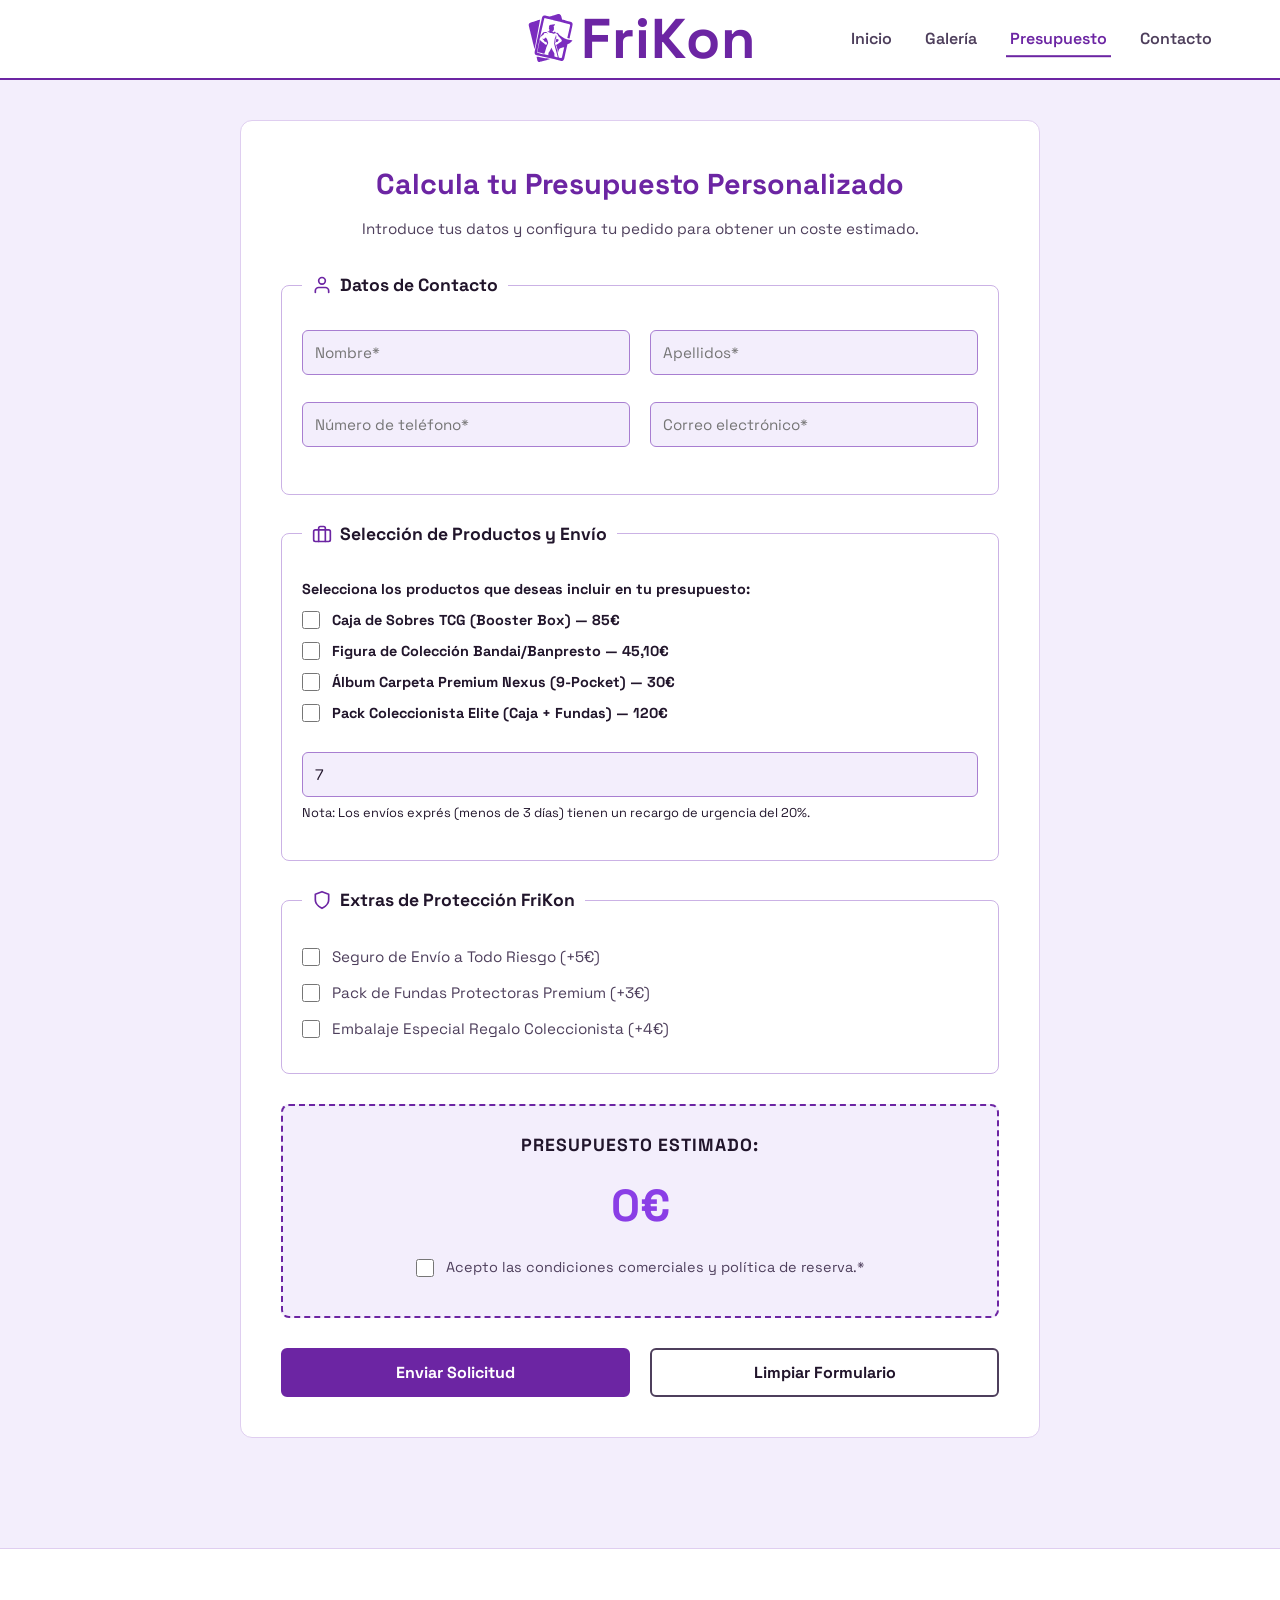
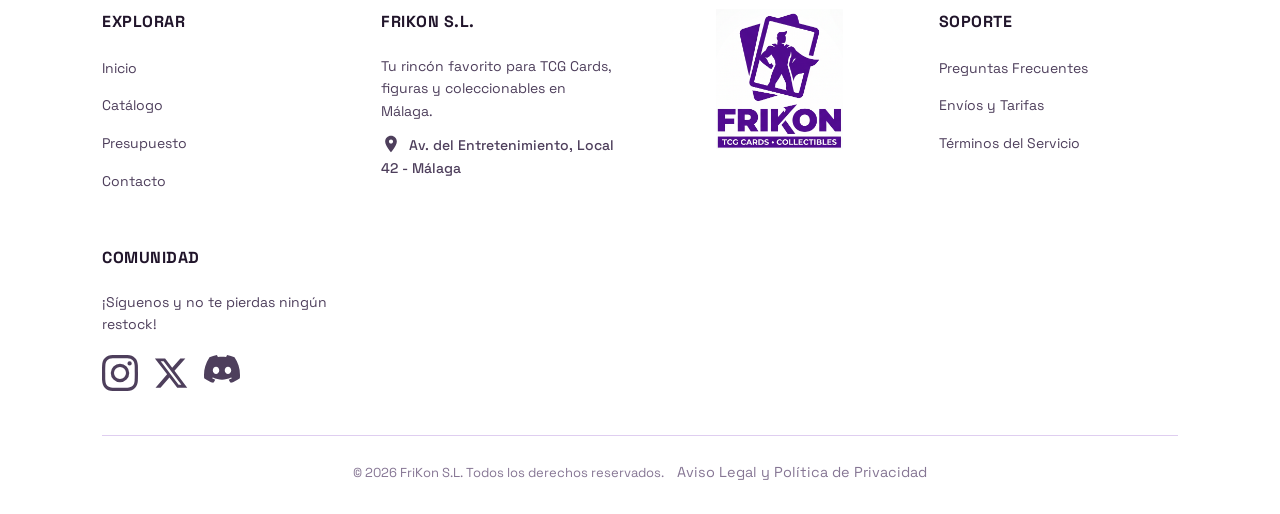
<file: views/presupuesto.html>
<!DOCTYPE html>
<html lang="es">

<head>
    <meta charset="UTF-8">
    <meta name="viewport" content="width=device-width, initial-scale=1.0">
    <title>Presupuesto | FriKon</title>
    <link rel="icon" type="image/svg+xml" href="../images/logo/favicon.svg">
    <link rel="preconnect" href="https://fonts.googleapis.com">
    <link rel="preconnect" href="https://fonts.gstatic.com" crossorigin>
    <link href="https://fonts.googleapis.com/css2?family=Space+Grotesk:wght@400;500;700&display=swap" rel="stylesheet">

    <link rel="stylesheet" href="../css/styles.css">
</head>

<body>

    <!-- Header / navegación principal -->
    <header>
        <div class="logo">
            <img src="../images/logo/favicon.svg" alt="Logo FriKon" class="logo-img" width="45" height="45">
            <span class="logo-texto">FriKon</span>
        </div>
        <nav>
            <ul>
                <li><a href="../index.html">Inicio</a></li>
                <li><a href="galeria.html">Galería</a></li>
                <li><a href="presupuesto.html" class="activo">Presupuesto</a></li>
                <li><a href="contacto.html">Contacto</a></li>
            </ul>
        </nav>
    </header>

    <!-- Contenido principal -->
    <main class="main-presupuesto">
        <section class="seccion-formulario">
            <h1 class="titulo-formulario">Calcula tu Presupuesto Personalizado</h1>
            <p class="subtitulo-formulario">Introduce tus datos y configura tu pedido para obtener un coste estimado.
            </p>

            <form id="form-presupuesto" novalidate>

                <fieldset>
                    <legend>
                        <svg class="icono-fieldset" viewBox="0 0 24 24" fill="none" stroke="currentColor"
                            stroke-width="2" stroke-linecap="round" stroke-linejoin="round">
                            <path d="M20 21v-2a4 4 0 0 0-4-4H8a4 4 0 0 0-4 4v2"></path>
                            <circle cx="12" cy="7" r="4"></circle>
                        </svg>
                        Datos de Contacto
                    </legend>

                    <div class="campo-fila">
                        <div class="campo-input">
                            <label for="nombre" class="sr-only">Nombre</label>
                            <input type="text" id="nombre" name="nombre" placeholder="Nombre*" required>
                            <span class="error-mensaje" id="error-nombre">El nombre debe contener solo letras (máx. 15
                                caracteres).</span>
                        </div>

                        <div class="campo-input">
                            <label for="apellidos" class="sr-only">Apellidos</label>
                            <input type="text" id="apellidos" name="apellidos" placeholder="Apellidos*" required>
                            <span class="error-mensaje" id="error-apellidos">Los apellidos deben contener solo letras
                                (máx. 30 caracteres).</span>
                        </div>
                    </div>

                    <div class="campo-fila">
                        <div class="campo-input">
                            <label for="telefono" class="sr-only">Teléfono</label>
                            <input type="tel" id="telefono" name="telefono" placeholder="Número de teléfono*" required>
                            <span class="error-mensaje" id="error-telefono">Introduce un número de teléfono válido (9
                                dígitos).</span>
                        </div>

                        <div class="campo-input">
                            <label for="email" class="sr-only">Correo electrónico</label>
                            <input type="email" id="email" name="email" placeholder="Correo electrónico*" required>
                            <span class="error-mensaje" id="error-email">Introduce un correo electrónico válido.</span>
                        </div>
                    </div>
                </fieldset>

                <fieldset>
                    <legend>
                        <svg class="icono-fieldset" viewBox="0 0 24 24" fill="none" stroke="currentColor"
                            stroke-width="2" stroke-linecap="round" stroke-linejoin="round">
                            <rect x="2" y="7" width="20" height="14" rx="2" ry="2"></rect>
                            <path d="M16 21V5a2 2 0 0 0-2-2h-4a2 2 0 0 0-2 2v16"></path>
                        </svg>
                        Selección de Productos y Envío
                    </legend>

                    <div class="campo-input">
                        <label>Selecciona los productos que deseas incluir en tu presupuesto:</label>
                        <label class="campo-checkbox">
                            <input type="checkbox" name="producto" value="85" class="check-producto">
                            <span>Caja de Sobres TCG (Booster Box) — 85€</span>
                        </label>

                        <label class="campo-checkbox">
                            <input type="checkbox" name="producto" value="45.10" class="check-producto">
                            <span>Figura de Colección Bandai/Banpresto — 45,10€</span>
                        </label>

                        <label class="campo-checkbox">
                            <input type="checkbox" name="producto" value="30" class="check-producto">
                            <span>Álbum Carpeta Premium Nexus (9-Pocket) — 30€</span>
                        </label>

                        <label class="campo-checkbox">
                            <input type="checkbox" name="producto" value="120" class="check-producto">
                            <span>Pack Coleccionista Elite (Caja + Fundas) — 120€</span>
                        </label>

                        <div id="contenedor-check-productos"
                            style="border: 1px solid transparent; border-radius: 6px; margin-top: 5px;"></div>
                        <span class="error-mensaje" id="error-producto">Por favor, selecciona al menos un producto para
                            calcular el presupuesto.</span>
                    </div>

                    <div class="campo-input">
                        <input type="number" id="plazo" name="plazo" min="1" max="30"
                            placeholder="Plazo de entrega estimado (en días)*" value="7" required>
                        <small class="ayuda-input">Nota: Los envíos exprés (menos de 3 días) tienen un recargo de
                            urgencia del 20%.</small>
                        <span class="error-mensaje" id="error-plazo">Introduce un plazo de entrega válido (entre 1 y 30
                            días).</span>
                    </div>
                </fieldset>
                <fieldset>
                    <legend>
                        <svg class="icono-fieldset" viewBox="0 0 24 24" fill="none" stroke="currentColor"
                            stroke-width="2" stroke-linecap="round" stroke-linejoin="round">
                            <path d="M12 22s8-4 8-10V5l-8-3-8 3v7c0 6 8 10 8 10z"></path>
                        </svg>
                        Extras de Protección FriKon
                    </legend>

                    <label class="campo-checkbox">
                        <input type="checkbox" name="extra" value="5" class="check-extra">
                        <span>Seguro de Envío a Todo Riesgo (+5€)</span>
                    </label>

                    <label class="campo-checkbox">
                        <input type="checkbox" name="extra" value="3" class="check-extra">
                        <span>Pack de Fundas Protectoras Premium (+3€)</span>
                    </label>

                    <label class="campo-checkbox">
                        <input type="checkbox" name="extra" value="4" class="check-extra">
                        <span>Embalaje Especial Regalo Coleccionista (+4€)</span>
                    </label>
                </fieldset>

                <div class="contenedor-precio-final">
                    <h2>Presupuesto Estimado:</h2>
                    <div class="pantalla-precio"><span id="precio-total">0</span>€</div>

                    <label class="campo-checkbox condiciones-check">
                        <input type="checkbox" id="condiciones" required>
                        <span>Acepto las condiciones comerciales y política de reserva.*</span>
                    </label>
                    <span class="error-mensaje" id="error-condiciones">Debes aceptar las condiciones para poder
                        solicitar el presupuesto.</span>
                </div>

                <div class="botones-formulario-fila">
                    <button type="submit" id="btn-enviar" class="btn-presupuesto btn-enviar-presupuesto">Enviar
                        Solicitud</button>
                    <button type="button" id="btn-resetear" class="btn-presupuesto btn-resetear-presupuesto">Limpiar
                        Formulario</button>
                </div>
            </form>
        </section>
    </main>

    <!-- Pie de página -->
    <footer>

        <div class="footer-grid-columnas">

            <div class="footer-columna">
                <h3>Explorar</h3>
                <ul>
                    <li><a href="../index.html">Inicio</a></li>
                    <li><a href="./galeria.html">Catálogo</a></li>
                    <li><a href="./presupuesto.html">Presupuesto</a></li>
                    <li><a href="./contacto.html">Contacto</a></li>
                </ul>
            </div>

            <div class="footer-columna info-contacto">
                <h3>FriKon S.L.</h3>
                <p>Tu rincón favorito para TCG Cards, figuras y coleccionables en Málaga.</p>
                <p class="direccion">
                    <svg class="icono-svg-frikon inline-pin" viewBox="0 0 24 24" xmlns="http://www.w3.org/2000/svg">
                        <path
                            d="M12 2C8.13 2 5 5.13 5 9c0 5.25 7 13 7 13s7-7.75 7-13c0-3.87-3.13-7-7-7zm0 9.5c-1.38 0-2.5-1.12-2.5-2.5s1.12-2.5 2.5-2.5 2.5 1.12 2.5 2.5-1.12 2.5-2.5 2.5z" />
                    </svg>
                    Av. del Entretenimiento, Local 42 - Málaga
                </p>
            </div>



            <div class="footer-logo-central">
                <img src="../images/logo/logo_frikon_completo.png" alt="FriKon Logo" class="logo-grande-img" width="280"
                    height="140">
            </div>

            <div class="footer-columna">
                <h3>Soporte</h3>
                <ul>
                    <li><a href="#">Preguntas Frecuentes</a></li>
                    <li><a href="#">Envíos y Tarifas</a></li>
                    <li><a href="#">Términos del Servicio</a></li>
                </ul>
            </div>

            <div class="footer-columna redes-sociales-col">
                <h3>Comunidad</h3>
                <p>¡Síguenos y no te pierdas ningún restock!</p>
                <div class="footer-redes">
                    <a href="https://instagram.com/frikon_oficial" target="_blank" rel="noopener noreferrer"
                        aria-label="Instagram FriKon">
                        <svg class="icono-red-social" viewBox="0 0 24 24" xmlns="http://www.w3.org/2000/svg">
                            <path
                                d="M12 2.163c3.204 0 3.584.012 4.85.07 3.252.148 4.771 1.691 4.919 4.919.058 1.265.069 1.645.069 4.849 0 3.205-.012 3.584-.069 4.849-.149 3.225-1.664 4.771-4.919 4.919-1.266.058-1.644.07-4.85.07-3.204 0-3.584-.012-4.849-.07-3.26-.149-4.771-1.699-4.919-4.92-.058-1.265-.07-1.644-.07-4.849 0-3.204.013-3.583.07-4.849.149-3.227 1.664-4.771 4.919-4.919 1.266-.057 1.645-.069 4.849-.069zM12 0C8.741 0 8.333.014 7.053.072 2.695.272.273 2.69.073 7.051.014 8.333 0 8.741 0 12c0 3.259.014 3.668.072 4.948.2 4.358 2.618 6.78 6.98 6.98 1.281.058 1.689.072 4.948.072 3.259 0 3.668-.014 4.948-.072 4.354-.2 6.782-2.618 6.979-6.98.059-1.28.073-1.689.073-4.948 0-3.259-.014-3.667-.072-4.947-.196-4.354-2.617-6.78-6.979-6.98C15.668.014 15.259 0 12 0zm0 5.838a6.162 6.162 0 1 0 0 12.324 6.162 6.162 0 0 0 0-12.324zM12 16a4 4 0 1 1 0-8 4 4 0 0 1 0 8zm6.406-11.845a1.44 1.44 0 1 0 0 2.881 1.44 1.44 0 0 0 0-2.881z" />
                        </svg>
                    </a>
                    <a href="https://x.com/frikon_tcg" target="_blank" rel="noopener noreferrer"
                        aria-label="X FriKon">
                        <svg class="icono-red-social" viewBox="0 0 24 24" xmlns="http://www.w3.org/2000/svg">
                            <path
                                d="M18.244 2.25h3.308l-7.227 8.26 8.502 11.24H16.17l-5.214-6.817L4.99 21.75H1.68l7.73-8.835L1.254 2.25H8.08l4.713 6.231zm-1.161 17.52h1.833L7.084 4.126H5.117z" />
                        </svg>
                    </a>
                    <a href="https://discord.gg/frikon-community" target="_blank" rel="noopener noreferrer"
                        aria-label="Comunidad Discord FriKon">
                        <svg class="icono-red-social" viewBox="0 0 256 256" xmlns="http://www.w3.org/2000/svg">
                            <path
                                d="M216.856339,16.5966031 C200.285002,8.84328665 182.566144,3.2084988 164.041564,0 C161.766523,4.11318106 159.108624,9.64549908 157.276099,14.0464379 C137.583995,11.0849896 118.072967,11.0849896 98.7430163,14.0464379 C96.9108417,9.64549908 94.1925838,4.11318106 91.8971895,0 C73.3526068,3.2084988 55.6133949,8.86399117 39.0420583,16.6376612 C5.61752293,67.146514 -3.4433191,116.400813 1.08711069,164.955721 C23.2560196,181.510915 44.7403634,191.567697 65.8621325,198.148576 C71.0772151,190.971126 75.7283628,183.341335 79.7352139,175.300261 C72.104019,172.400575 64.7949724,168.822202 57.8887866,164.667963 C59.7209612,163.310589 61.5131304,161.891452 63.2445898,160.431257 C105.36741,180.133187 151.134928,180.133187 192.754523,160.431257 C194.506336,161.891452 196.298154,163.310589 198.110326,164.667963 C191.183787,168.842556 183.854737,172.420929 176.223542,175.320965 C180.230393,183.341335 184.861538,190.991831 190.096624,198.16893 C211.238746,191.588051 232.743023,181.531619 254.911949,164.955721 C260.227747,108.668201 245.831087,59.8662432 216.856339,16.5966031 Z M85.4738752,135.09489 C72.8290281,135.09489 62.4592217,123.290155 62.4592217,108.914901 C62.4592217,94.5396472 72.607595,82.7145587 85.4738752,82.7145587 C98.3405064,82.7145587 108.709962,94.5189427 108.488529,108.914901 C108.508531,123.290155 98.3405064,135.09489 85.4738752,135.09489 Z M170.525237,135.09489 C157.88039,135.09489 147.510584,123.290155 147.510584,108.914901 C147.510584,94.5396472 157.658606,82.7145587 170.525237,82.7145587 C183.391518,82.7145587 193.761324,94.5189427 193.539891,108.914901 C193.539891,123.290155 183.391518,135.09489 170.525237,135.09489 Z" />
                        </svg>
                    </a>
                </div>
            </div>
        </div>

        <div class="footer-legal">
            <p>&copy; 2026 FriKon S.L. Todos los derechos reservados. <a href="#">Aviso Legal y Política de
                    Privacidad</a></p>
        </div>
    </footer>


    <script src="https://code.jquery.com/jquery-3.7.1.min.js"></script>
    <script src="../js/main.js"></script>
</body>

</html>
</file>
<file: css/styles.css>
/* ==========================================================================
   CONFIGURACIÓN GENERAL Y VARIABLES
   ========================================================================== */
html {
    scroll-behavior: smooth;
}

* {
    margin: 0;
    padding: 0;
    box-sizing: border-box;
    font-family: 'Space Grotesk', sans-serif;
}

:root {
    /* Identidad Corporativa */
    --color-marca: #6c25a3;
    --color-marca-hover: #8a3ee6;

    /* Capa de Fondos (Diseño Claro) */
    --bg-principal: #f3eefc;
    --bg-tarjeta: #ffffff;
    --bg-tarjeta-desplegable: #f9f6fe;
    --bg-bloque-informativo: #eaddf7;

    /* Bordes y Separadores */
    --border-sutil: #dfcef0;
    --border-elemento: #cbb2e5;
    --border-foco: #a87ed1;
    --border-alerta: #e03131;

    /* Capa de Texto */
    --texto-principal: #21152b;
    --texto-secundario: #4e3f5c;
    --texto-tarjeta: #5c4b6e;
    --texto-deshabilitado: #a393b0;
    --texto-mutado: #867694;
}

body {
    background-color: var(--bg-principal);
    color: var(--texto-principal);
    padding-top: 80px;
    line-height: 1.6;
}

/* ==========================================================================
   HEADER Y NAVEGACIÓN
   ========================================================================== */
header {
    position: fixed;
    top: 0;
    left: 0;
    width: 100%;
    height: 80px;
    background-color: var(--bg-tarjeta);
    border-bottom: 2px solid var(--color-marca);
    display: flex;
    justify-content: center;
    align-items: center;
    padding: 0 5%;
    z-index: 1000;
}

header nav {
    position: absolute;
    right: 5%;
    top: 50%;
    transform: translateY(-50%);
}

.logo {
    display: flex;
    align-items: center;
    gap: 1px;
}

.logo-img {
    height: 3.5rem;
    width: auto;
    display: block;
}

.logo-texto {
    font-size: 3.5rem;
    color: var(--color-marca);
    font-weight: bold;
    letter-spacing: 1px;
    display: inline-block;
}

nav ul {
    display: flex;
    list-style: none;
    gap: 25px;
}

nav ul li a {
    color: var(--texto-secundario);
    text-decoration: none;
    font-weight: 600;
    font-size: 16px;
    padding: 8px 4px;
    position: relative;
    transition: color 0.3s ease;
}

nav ul li a::after {
    content: '';
    position: absolute;
    width: 0;
    height: 2px;
    bottom: 0;
    left: 0;
    background-color: var(--color-marca);
    transition: width 0.3s ease;
}

nav ul li a:hover {
    color: var(--color-marca);
}

nav ul li a:hover::after {
    width: 100%;
}

nav ul li a.activo {
    color: var(--color-marca);
}

nav ul li a.activo::after {
    width: 100%;
}

/* ==========================================================================
   FOOTER (PIE DE PÁGINA)
   ========================================================================== */
footer {
    background-color: var(--bg-tarjeta);
    border-top: 1px solid var(--border-sutil);
    padding: 60px 8% 30px 8%; 
    margin-top: 70px;
    display: flex;
    flex-direction: column;
    gap: 40px;
}


.footer-logo-central {
    display: flex;
    justify-content: center;
    width: 100%;
}

.logo-grande-img {
    height: 140px; 
    width: auto;
    display: block;
}

/* Cuadrícula de Contenido (Se adapta de 4 columnas a 1 automáticamente) */
.footer-grid-columnas {
    display: grid;
    grid-template-columns: repeat(auto-fit, minmax(220px, 1fr));
    gap: 40px;
    width: 100%;
}

/* Estilos de cada columna */
.footer-columna h3 {
    color: var(--texto-principal);
    font-size: 16px;
    font-weight: bold;
    margin-bottom: 20px;
    text-transform: uppercase;
    letter-spacing: 0.5px;
}

.footer-columna p {
    color: var(--texto-secundario);
    font-size: 14px;
    line-height: 1.6;
}

.footer-columna .direccion {
    margin-top: 12px;
    font-weight: 500;
}

/* Listas de enlaces de navegación */
.footer-columna ul {
    list-style: none;
    padding: 0;
    margin: 0;
}

.footer-columna ul li {
    margin-bottom: 12px;
}

.footer-columna ul li a {
    color: var(--texto-secundario);
    text-decoration: none;
    font-size: 14px;
    transition: color 0.2s ease, padding-left 0.2s ease;
}

/* Efecto interactivo sutil en los enlaces del texto */
.footer-columna ul li a:hover {
    color: var(--color-marca);
    padding-left: 5px; 
}

/* Redes Sociales específicas */
.redes-sociales-col p {
    margin-bottom: 15px;
}

.footer-redes {
    display: flex;
    gap: 15px;
    align-items: center;
}

.footer-redes a {
    display: inline-block;
    transition: transform 0.2s ease;
}

.icono-red-social {
    width: 36px;  
    height: 36px;
    display: block;
    fill: var(--texto-secundario);
    transition: fill 0.2s ease;
}

/* Hovers de los iconos unificados */
.footer-redes a:hover {
    transform: scale(1.12); 
}

.footer-redes a:hover .icono-red-social {
    fill: var(--color-marca);
}

/* Barra Legal Inferior */
.footer-legal {
    text-align: center;
    width: 100%;
    border-top: 1px solid var(--border-sutil);
    padding-top: 25px;
    color: var(--texto-mutado);
    font-size: 13px;
}

.footer-legal a {
    color: var(--texto-mutado);
    text-decoration: none;
    margin-left: 10px;
    transition: color 0.2s ease;
}

.footer-legal a:hover {
    color: var(--color-marca);
    text-decoration: underline;
}

/* ==========================================================================
   PORTADA - SECCIONES GENERALES
   Estilos principales para la página de inicio, incluyendo hero, categorías,
   ventajas y sección de noticias AJAX. Utiliza CSS Grid responsive.
   ========================================================================== */
.main-portada {
    padding: 0;
}

.seccion-portada {
    padding: 60px 5%;
}

.titulo-portada {
    text-align: center;
    font-size: 2rem;
    color: var(--texto-principal);
    margin-bottom: 25px;
    text-transform: uppercase;
    letter-spacing: 1px;
}
.titulo-seleccion {
    font-size: 34px;            
    font-weight: 800;            
    color: var(--texto-principal);
    text-transform: uppercase;   
    letter-spacing: 2px;        
    text-align: center;
    margin: 60px auto 30px auto; 
    position: relative;
    padding-bottom: 16px;        
    width: fit-content;         
}

/* barrita morada centrada */
.titulo-seleccion::after {
    content: '';
    position: absolute;
    bottom: 0;
    left: 50%;
    transform: translateX(-50%);
    width: 250px;                 
    height: 4px;
    background-color: var(--color-marca);
    border-radius: 2px;
}


/* Hero Principal */
#hero-inicio {
    background: linear-gradient(rgba(0, 0, 0, 0.5), rgba(0, 0, 0, 0.75)), url('../images/index/portada.avif');
    background-size: cover;
    background-position: center;
    height: 70vh;
    display: flex;
    justify-content: center;
    align-items: center;
    text-align: center;
}

.hero-contenido h1 {
    font-size: 3rem;
    color: #ffffff;
    margin-bottom: 15px;
}

.hero-contenido p {
    font-size: 1.2rem;
    color: var(--bg-principal);
    margin-bottom: 30px;
}

.btn-hero {
    background-color: var(--color-marca);
    color: #ffffff;
    text-decoration: none;
    padding: 12px 30px;
    border-radius: 25px;
    font-weight: bold;
    font-size: 1.1rem;
    transition: background-color 0.2s ease;
}

.btn-hero:hover {
    background-color: var(--color-marca-hover);
}

/* Accesos Directos */
.grid-accesos-directos {
    display: grid;
    grid-template-columns: repeat(auto-fit, minmax(280px, 1fr));
    gap: 25px;
}

.bloque-acceso {
    position: relative;
    height: 250px;
    border-radius: 8px;
    overflow: hidden;
    display: block;
    border: 1px solid var(--border-elemento);
}

.bloque-acceso img {
    width: 100%;
    height: 100%;
    object-fit: cover;
    transition: transform 0.5s ease;
}

.acceso-overlay {
    position: absolute;
    top: 0;
    left: 0;
    width: 100%;
    height: 100%;
    background: rgba(15, 15, 15, 0.6);
    display: flex;
    justify-content: center;
    align-items: center;
    transition: background 0.3s ease;
}

.bloque-acceso h3 {
    color: #ffffff;
    font-size: 1.4rem;
    background-color: rgba(108, 37, 163, 0.9);
    padding: 10px 20px;
    border-radius: 4px;
    transition: background-color 0.3s;
}

.bloque-acceso:hover img {
    transform: scale(1.1);
}

.bloque-acceso:hover .acceso-overlay {
    background: rgba(108, 37, 163, 0.2);
}

/* Bloque de Ventajas / Propuesta de Valor
   Contenedor con fondo diferenciado para destacar 3 ventajas principales */
#ventajas-frikon{
    background-color: var(--border-foco);
}

.grid-ventajas {
    display: grid;
    grid-template-columns: repeat(auto-fit, minmax(250px, 1fr));
    gap: 30px;
    text-align: center;
}

.ventaja-card {
    background-color: var(--bg-tarjeta);
    padding: 30px;
    border-radius: 8px;
    border: 1px solid var(--border-sutil);
}

.ventaja-icono {
    font-size: 3rem;
    margin-bottom: 15px;
}

/* Sección de Noticias Cargadas vía AJAX
   Grid responsive que se adapta automáticamente a diferentes tamaños de pantalla */
.grid-noticias {
    display: grid;
    grid-template-columns: repeat(auto-fit, minmax(300px, 1fr));
    gap: 25px;
}

.noticia-card {
    background-color: var(--bg-tarjeta);
    border: 1px solid var(--border-sutil);
    padding: 25px;
    border-radius: 8px;
    position: relative;
    transition: transform 0.3s ease, border-color 0.3s ease;
}

.noticia-card:hover {
    transform: translateY(-3px);
    border-color: var(--color-marca);
}

.noticia-tag {
    display: inline-block;
    background-color: var(--color-marca);
    color: #ffffff;
    font-size: 0.75rem;
    font-weight: bold;
    text-transform: uppercase;
    padding: 4px 10px;
    border-radius: 4px;
    margin-bottom: 12px;
}

.noticia-card h3 {
    color: var(--texto-principal);
    font-size: 1.25rem;
    margin-bottom: 8px;
    line-height: 1.4;
}

.noticia-card .fecha {
    font-size: 0.8rem;
    color: var(--texto-mutado);
    margin-bottom: 15px;
}

.noticia-card p {
    font-size: 0.95rem;
    color: var(--texto-secundario);
    line-height: 1.5;
}

.cargando,
.error-carga {
    text-align: center;
    color: var(--texto-mutado);
    grid-column: 1 / -1;
    font-style: italic;
    padding: 20px 0;
}

.error-carga {
    color: var(--border-alerta);
}

/* ==========================================================================
   CARRUSEL GALERÍA - EN PANTALLA COMPLETA Y CON COLORES CORPORATIVOS
   ========================================================================== */

   /* Títulos Principales de la Galería*/
.titulo-principal-galeria {
    font-size: 36px;             
    font-weight: 800;            
    color: var(--texto-principal);
    text-transform: uppercase;   
    letter-spacing: 2px;        
    text-align: center;
    margin: 70px auto 40px auto; 
    position: relative;
    padding-bottom: 16px;       
    width: fit-content;         
}

/*  línea fina en el centro */
.titulo-principal-galeria::after {
    content: '';
    position: absolute;
    bottom: 0;
    left: 50%;
    transform: translateX(-50%);
    width: 80px;                 
    height: 4px;                
    background-color: var(--color-marca); 
    border-radius: 2px;          
}


#novedades-carrusel {
    display: flex;
    flex-direction: column;
    justify-content: center;
    height: calc(100vh - 80px); 
    margin-bottom: 80px; 
}



.carrusel-contenedor {
    position: relative;
    width: 85%; 
    max-width: 1400px;
    height: calc(90vh - 180px); 
    min-height: 450px;
    margin: 0 auto;
    border-radius: 12px;
    overflow: hidden;
    border: 2px solid var(--border-sutil); 
    background-color: var(--bg-tarjeta); 
}

.carrusel-slides {
    position: relative;
    width: 100%;
    height: 100%;
}

.slide {
    position: absolute;
    top: 0;
    left: 0;
    width: 100%;
    height: 100%;
    opacity: 0;
    transition: opacity 0.6s ease-in-out;
    z-index: 1;
}

.slide.activa {
    opacity: 1;
    z-index: 2;
}

.slide img {
    width: 100%;
    height: 100%;
    object-fit: cover;
    object-position: center;
}

/* Enunciados y textos sobre el carrusel */
.carrusel-texto {
    position: absolute;
    bottom: 0;
    left: 0;
    width: 100%;
    background: linear-gradient(to top, rgba(33, 21, 43, 0.9) 0%, rgba(33, 21, 43, 0.4) 60%, transparent 100%);
    padding: 50px 5% 40px 5%;
    z-index: 3;
}

.carrusel-texto h2 {
    font-size: 36px;
    font-weight: 800;
    color: var(--bg-principal); 
    margin-bottom: 10px;
    text-transform: uppercase;
    letter-spacing: -0.5px;
    text-shadow: 2px 2px 4px rgba(0, 0, 0, 0.4);
}

.carrusel-texto p {
    color: var(--bg-principal); 
    font-size: 18px;
    font-weight: 300;
    letter-spacing: 0.5px;
    max-width: 600px;
}

/* Controles Circulares del Carrusel
   Sistema de indicadores con animación circular y números
   Posicionados en la esquina inferior derecha del carrusel */
.carrusel-dots {
    position: absolute;
    bottom: 25px;
    right: 5%;
    display: flex;
    gap: 15px;
    z-index: 10;
}

.dot-wrapper {
    position: relative;
    width: 25px;
    height: 25px;
    display: flex;
    align-items: center;
    justify-content: center;
    cursor: pointer;
}

.dot-numero {
    display: none;
    font-size: 13px;
    font-weight: bold;
    color: var(--texto-secundario); 
    position: absolute;
    z-index: 2;
    transition: color 0.3s ease;
}

/* Círculo de Progreso SVG
   Animación suave de llenado mientras el slide está activo */
.progreso-circular {
    width: 100%;
    height: 100%;
    transform: rotate(-90deg);
}

.circulo-fondo {
    fill: none;
    stroke: rgba(255, 255, 255, 0.25); 
    stroke-width: 2.5;
}

.circulo-barra {
    fill: none;
    stroke: var(--color-marca-hover); 
    stroke-width: 2.5;
    stroke-linecap: round;
    stroke-dasharray: 100, 100;
    stroke-dashoffset: 100;
}

.dot-wrapper.activo .dot-numero {
    color: #ffffff;
}

.dot-wrapper.activo .circulo-barra {
    animation: cargaCircular 5s linear forwards;
}

@keyframes cargaCircular {
    from {
        stroke-dashoffset: 100;
    }
    to {
        stroke-dashoffset: 0;
    }
}

/* ==========================================================================
   CATÁLOGO DE PRODUCTOS
   ========================================================================== */
.categoria-seccion {
    margin-bottom: 50px;
    padding: 0 5%;
    scroll-margin-top: 100px;
}

.categoria-titulo {
    font-size: 1.8rem; 
    font-weight: 800; 
    color: var(--color-marca);
    letter-spacing: -0.5px; 
    text-transform: uppercase; 
    margin-bottom: 24px;
    border-bottom: 2px solid var(--color-marca);
    padding-bottom: 10px;
}

.grid-productos {
    display: grid;
    grid-template-columns: repeat(3, 1fr);
    gap: 25px;
    align-items: start;
}

.producto-card {
    background-color: var(--bg-tarjeta);
    border-radius: 8px;
    overflow: hidden;
    border: 1px solid var(--border-elemento);
    transition: transform 0.3s ease, border-color 0.3s ease;
    width: 100%; 
    box-sizing: border-box;
}

.producto-card:hover {
    transform: translateY(-5px);
    border-color: var(--color-marca);
}

.producto-imagen-wrapper {
    position: relative;
    width: 100%;
    height: 220px;
    overflow: hidden;
    cursor: pointer;
}


.producto-imagen-wrapper img {
    width: 100%;
    height: 100%;
    object-fit: cover;
    transition: transform 0.5s ease;
}

/*Figuras carrusel*/
#cat-figuras .producto-imagen-wrapper {
    width: 100%;
    height: 520px;                
    background-color:var(--border-sutil); 
    overflow: hidden;
    position: relative;            
}

#cat-figuras .foto-slide {
    max-width: 100%;
    max-height: 100%;
    width: auto;
    height: 100%;                 
    object-fit: contain;          
    position: absolute;
    top: 50%;
    left: 50%;
    transform: translate(-50%, -50%); 
    display: none;                
}

#cat-figuras .foto-slide.activa {
    display: block;              
}

.producto-card:hover .producto-imagen-wrapper img {
    transform: scale(1.05);
}

/* ==========================================================================
   MINI-CARRUSEL INTERNO PARA PRODUCTOS MULTI-FOTO
   ========================================================================== */
.galeria-fotos {
    position: absolute;
    top: 0;
    left: 0;
    width: 100%;
    height: 100%;
    overflow: hidden;
}

.foto-slide {
    position: absolute;
    top: 0;
    left: 0;
    width: 100%;
    height: 100%;
    object-fit: cover; 
    opacity: 0;
    transition: opacity 0.4s ease-in-out, transform 0.5s ease;
}

.foto-slide.activa {
    opacity: 1;
}

.producto-card:hover .foto-slide.activa {
    transform: scale(1.05);
}


.flecha-galeria {
    position: absolute;
    top: 50%;
    transform: translateY(-50%);
    background: rgba(33, 21, 43, 0.75);
    color: #ffffff;
    border: none;
    width: 32px;
    height: 32px;
    border-radius: 50%;
    font-size: 0.9rem;
    font-weight: bold;
    cursor: pointer;
    z-index: 10;
    opacity: 0;
    transition: opacity 0.3s ease, background-color 0.2s ease;
    display: flex;
    align-items: center;
    justify-content: center;
}

.flecha-galeria:hover {
    background-color: var(--color-marca);
}

.flecha-galeria.prev { left: 10px; }
.flecha-galeria.next { right: 10px; }

.producto-card:hover .flecha-galeria {
    opacity: 1;
}

.indicador-click {
    position: absolute;
    bottom: -50px;
    left: 0;
    width: 100%;
    background: color-mix(in srgb, var(--color-marca) 60%, transparent 40%);;
    color: var(--bg-tarjeta-desplegable);
    text-align: center;
    padding: 12px 0;
    font-size: 0.9rem;
    font-weight: bold;
    transition: bottom 0.3s ease;
    z-index: 2;
}

.producto-card:hover .indicador-click {
    bottom: 0;
}

.producto-resumen {
    padding: 15px;
    text-align: center;
}

.producto-resumen h4 {
    color: var(--texto-principal);
    font-size: 1.1rem;
    margin: 0;
}

.producto-desplegable {
    display: none;
    padding: 0 15px 15px 15px;
    background-color: var(--bg-tarjeta-desplegable);
    border-top: 1px solid var(--border-elemento);
    text-align: center;
}

.producto-desplegable .precio {
    font-size: 1.3rem;
    color: var(--color-marca);
    font-weight: bold;
    margin: 10px 0;
}

.producto-desplegable .descripcion {
    font-size: 0.9rem;
    color: var(--texto-tarjeta);
    line-height: 1.4;
    margin-bottom: 15px;
}

.btn-reserva {
    background-color: var(--color-marca);
    color: #ffffff;
    border: none;
    padding: 8px 18px;
    border-radius: 4px;
    font-weight: bold;
    cursor: pointer;
    transition: background-color 0.2s ease;
}

.btn-reserva:hover {
    background-color: var(--color-marca-hover);
}

    /* ==========================================================================
       NOTIFICACIONES - TOAST ALERTS
       Sistema de notificaciones temporales que aparecen en la esquina inferior
       derecha con animación suave. Soporta tipos: success, error, info
       ========================================================================== */

    .toast-container {
        position: fixed;
        bottom: 30px;
        right: 30px;
        z-index: 2000;
        display: flex;
        flex-direction: column;
        gap: 12px;
        pointer-events: none;
    }

    .toast {
        background-color: var(--bg-tarjeta);
        border: 2px solid var(--border-sutil);
        border-radius: 8px;
        padding: 16px 24px;
        box-shadow: 0 4px 12px rgba(0, 0, 0, 0.15);
        min-width: 300px;
        display: flex;
        align-items: center;
        gap: 12px;
        opacity: 0;
        transform: translateX(400px);
        transition: opacity 0.3s ease, transform 0.3s ease;
        pointer-events: all;
    }

    .toast.show {
        opacity: 1;
        transform: translateX(0);
    }

    .toast.success {
        border-color: #40c057;
        background: linear-gradient(135deg, #f1f9f6 0%, #ffffff 100%);
    }

    .toast.success .mensaje {
        color: #2f7d4f;
        font-weight: 600;
    }

    .toast.success::before {
        content: "✓";
        color: #40c057;
        font-size: 20px;
        font-weight: bold;
        flex-shrink: 0;
    }

    .toast.error {
        border-color: var(--border-alerta);
        background: linear-gradient(135deg, #fef5f5 0%, #ffffff 100%);
    }

    .toast.error .mensaje {
        color: #c92a2a;
        font-weight: 600;
    }

    .toast.error::before {
        content: "⚠";
        color: var(--border-alerta);
        font-size: 20px;
        font-weight: bold;
        flex-shrink: 0;
    }

    .toast.info {
        border-color: var(--color-marca);
        background: linear-gradient(135deg, #f3eefc 0%, #ffffff 100%);
    }

    .toast.info .mensaje {
        color: var(--color-marca);
        font-weight: 600;
    }

    .toast.info::before {
        content: "ℹ";
        color: var(--color-marca);
        font-size: 20px;
        font-weight: bold;
        flex-shrink: 0;
    }

    .toast .mensaje {
        font-size: 14px;
        line-height: 1.5;
    }

/* ==========================================================================
   FORMULARIO DE PRESUPUESTO 
   ========================================================================== */
.main-presupuesto {
    padding: 40px 5%;
}

.seccion-formulario {
    max-width: 800px;
    margin: 0 auto;
    background-color: var(--bg-tarjeta);
    border: 1px solid var(--border-sutil);
    padding: 40px;
    border-radius: 12px;
}

.titulo-formulario {
    color: var(--color-marca);
    font-size: 1.8rem;
    text-align: center;
    margin-bottom: 10px;
}

.subtitulo-formulario {
    color: var(--texto-secundario);
    text-align: center;
    font-size: 0.95rem;
    margin-bottom: 30px;
}

fieldset {
    border: 1px solid var(--border-elemento);
    padding: 20px;
    border-radius: 8px;
    margin-bottom: 25px;
}

legend {
    display: flex;
    align-items: center;
    color: var(--texto-principal);
    font-weight: bold;
    padding: 0 10px;
    font-size: 1.1rem;
    margin-bottom: 10px;
}



.campo-fila {
    display: flex;
    gap: 20px;
    margin-bottom: 15px;
}

.campo-input {
    flex: 1;
    display: flex;
    flex-direction: column;
    margin-bottom: 12px;
}

.campo-input label {
    color: var(--texto-principal);
    font-size: 0.9rem;
    margin-bottom: 8px;
    font-weight: bold;
}

.campo-input input,
.campo-input input[type="number"] {
    background-color: var(--bg-principal);
    border: 1px solid var(--border-foco);
    color: var(--texto-principal);
    padding: 12px;
    border-radius: 6px;
    font-size: 0.95rem;
    transition: border-color 0.3s;
    width: 100%;
}

.campo-input input:focus,
.campo-input input[type="number"]:focus {
    border-color: var(--color-marca);
    outline: none;
}

/* Mensaje de Error Dinámico
   Se muestra cuando la validación JavaScript detecta un campo inválido */
.error-mensaje {
    color: var(--border-alerta);
    font-size: 0.8rem;
    margin-top: 6px;
    display: none;
}

/* Clase Aplicada por JavaScript para Marcar Campos Inválidos
   Cambia el borde rojo cuando la validación falla */
input.invalido {
    border-color: var(--border-alerta) !important;
}

/* Screen Reader Only Text
   Para mejorar accesibilidad, ocultado visualmente pero accesible para lectores de pantalla */
.sr-only {
    position: absolute;
    width: 1px;
    height: 1px;
    padding: 0;
    margin: -1px;
    overflow: hidden;
    clip: rect(0, 0, 0, 0);
    border: 0;
}

.ayuda-input {
    color: var(--texto-mutated);
    font-size: 0.8rem;
    margin-top: 6px;
    margin-bottom: 5px;
}

.campo-checkbox {
    display: flex;
    align-items: center;
    gap: 12px;
    color: var(--texto-secundario);
    font-size: 0.95rem;
    margin-bottom: 12px;
    cursor: pointer;
    user-select: none;
}

.campo-checkbox input[type="checkbox"] {
    width: 18px;
    height: 18px;
    accent-color: var(--color-marca);
    cursor: pointer;
}

.contenedor-precio-final {
    background-color: var(--bg-principal);
    border: 2px dashed var(--color-marca);
    border-radius: 8px;
    padding: 25px;
    text-align: center;
    margin-top: 30px;
    margin-bottom: 30px;
}

.contenedor-precio-final h2 {
    color: var(--texto-principal);
    font-size: 1.1rem;
    margin-bottom: 10px;
    text-transform: uppercase;
    letter-spacing: 1px;
}

.pantalla-precio {
    font-size: 2.8rem;
    color: var(--color-marca-hover);
    font-weight: bold;
    margin-bottom: 15px;
}

.condiciones-check {
    justify-content: center;
    margin-top: 15px;
    font-size: 0.9rem;
}

.botones-formulario-fila {
    display: flex;
    margin-top: 30px;
    gap: 20px;
}

.btn-presupuesto {
    flex: 1;
    margin: 0;
    padding: 12px 20px;
    font-size: 1rem;
    font-weight: bold;
    border-radius: 6px;
    cursor: pointer;
    transition: all 0.3s ease;
    text-align: center;
}

.btn-enviar-presupuesto {
    background-color: var(--color-marca);
    border: 2px solid var(--color-marca);
    color: #ffffff;
}

.btn-enviar-presupuesto:hover {
    background-color: var(--color-marca-hover);
    border-color: var(--color-marca-hover);
}

.btn-resetear-presupuesto {
    background-color: transparent;
    border: 2px solid var(--texto-secundario);
    color: var(--texto-principal);
}

.btn-resetear-presupuesto:hover {
    background-color: rgba(0, 0, 0, 0.05);
    border-color: var(--texto-principal);
}

/* ==========================================================================
   PÁGINA DE CONTACTO Y MAPA
   ========================================================================== */
.main-contacto {
    padding: 60px 20px;
    max-width: 1200px;
    margin: 0 auto;
    min-height: calc(100vh - 200px);
}

.seccion-contacto-layout {
    display: flex;
    gap: 40px;
    background: var(--bg-tarjeta);
    border-radius: 12px;
    padding: 30px;
    border: 1px solid var(--border-sutil);
}

.info-empresa-bloque {
    flex: 1;
    display: flex;
    flex-direction: column;
    gap: 20px;
}

.subtitulo-contacto {
    color: var(--texto-secundario);
    font-size: 0.95rem;
    line-height: 1.5;
}

.tarjeta-dato {
    background: var(--bg-bloque-informativo);
    padding: 15px;
    border-radius: 8px;
    border-left: 4px solid var(--color-marca);
}

.tarjeta-dato h2 {
    margin-top: 0;
    margin-bottom: 8px;
    font-size: 1.1rem;
    color: var(--texto-principal);
}

.tarjeta-dato p,a {
    margin: 4px 0;
    color: var(--texto-tarjeta);
    font-size: 0.9rem;
}
.link-contacto {
    text-decoration: none;
    transition: color 0.2s;
}

.link-contacto:hover {
    color: var(--color-marca-hover);
    text-decoration: underline;
}

.mapa-contenedor-bloque {
    flex: 1.3;
    min-height: 450px;
    border-radius: 8px;
    overflow: hidden;
    border: 2px solid var(--border-sutil);
    position: relative;
}

#mapa-frikon {
    width: 100%;
    height: 100%;
    z-index: 1;
}

.leaflet-routing-container {
    background-color: var(--bg-bloque-informativo) !important;
    color: var(--texto-principal) !important;
    padding: 10px !important;
    border-radius: 6px !important;
    border: 1px solid var(--border-elemento) !important;
    font-size: 0.85rem !important;
    max-height: 200px;
    overflow-y: auto;
}

.leaflet-routing-alt h2,
.leaflet-routing-alt h3 {
    color: var(--color-marca-hover) !important;
}

/* ==========================================================================
   ICONOS VECTORIALES (SUSTITUTOS DE EMOJIS)
   ========================================================================== */
.icono-svg-frikon {
    width: 48px;       
    height: 48px;
    fill: var(--color-marca-hover); 
    display: block;
    margin: 0 auto;
}

/*  pequeño pin de localización del footer */
.icono-svg-frikon.inline-pin {
    width: 20px;         
    height: 20px;
    display: inline-block;
    vertical-align: sub; 
    margin-right: 4px;
    fill: var(--texto-secundario); 
}
.icono-fieldset {
    width: 20px;
    height: 20px;
    vertical-align: middle;
    margin-right: 8px;
    color: var(--color-marca); 
}


/* ==========================================================================
   DISEÑO RESPONSIVE (PANTALLAS < 768px)
   ========================================================================== */
@media screen and (max-width: 768px) {
    header {
        height: auto;
        padding: 15px 5%;
        flex-direction: column;
        gap: 10px;
    }

    header nav {
        position: static;
        right: auto;
        top: auto;
        transform: none;
    }

    body {
        padding-top: 110px;
    }

    footer {
        padding: 40px 5% 20px 5%;
        gap: 30px;
        text-align: center; 
    }

    .footer-grid-columnas {
        gap: 30px;
    }

    .footer-redes {
        justify-content: center; 
    }
    
    .footer-columna ul li a:hover {
        padding-left: 0; 
    }

    nav ul {
        gap: 5px;
    }

    nav ul li a {
        font-size: 14px;
        padding: 6px 10px;
    }

    #hero-inicio {
        height: 50vh;
    }

    .hero-contenido h1 {
        font-size: 1.8rem;
        padding: 0 10px;
    }

    .hero-contenido p {
        font-size: 1rem;
        margin-bottom: 20px;
        padding: 0 15px;
    }

    .grid-accesos-directos {
        grid-template-columns: 1fr;
        gap: 15px;
    }

    .bloque-acceso {
        height: 180px;
    }

    .bloque-acceso h3 {
        font-size: 1.1rem;
        padding: 8px 15px;
    }

    .grid-ventajas {
        grid-template-columns: 1fr;
        gap: 20px;
    }

    .ventaja-card {
        padding: 20px;
    }

    .ventaja-icono {
        font-size: 2.5rem;
    }

    .titulo-portada {
        font-size: 1.5rem;
    }

    .carrusel-contenedor {
        width: 90%;
        height: 320px;
        border-radius: 0;
    }

    .carrusel-texto {
        padding: 15px;
        background: linear-gradient(to top, rgba(0, 0, 0, 0.9) 40%, rgba(0, 0, 0, 0));
    }

    .carrusel-texto h3 {
        font-size: 1.2rem;
        margin-bottom: 4px;
    }

    .carrusel-texto p {
        font-size: 0.9rem;
    }

    .carrusel-dots {
        bottom: 15px;
        right: 15px;
        gap: 10px;
    }

   
    .grid-productos {
        grid-template-columns: 1fr; 
        gap: 20px;
    }

    
    #cat-figuras .producto-imagen-wrapper {
        height: 350px; 
    }

    .flecha-galeria {
        width: 45px;
        height: 45px;
        background: rgba(33, 21, 43, 0.5);
        opacity: 1; 
    }

    .categoria-titulo {
        font-size: 1.4rem;
        text-align: center;
    }

    .indicador-click {
        bottom: 0; 
        background: color-mix(in srgb, var(--color-marca-hover) 60%, transparent 40%); 
    }

    .seccion-formulario {
        padding: 20px;
    }

    .seccion-formulario h2,
    .seccion-formulario legend {
        text-align: center;
        width: 100%;
        padding: 0;
        margin-bottom: 20px;
    }

    fieldset {
        padding: 15px;
        margin-bottom: 20px;
    }

    .campo-fila {
        flex-direction: column;
        gap: 10px;
        margin-bottom: 10px;
    }

    .campo-input {
        margin-bottom: 5px; 
    }

    .ayuda-input {
        margin-bottom: 10px; 
    }

    .botones-formulario-fila {
        flex-direction: column;
        gap: 10px;
    }

    .seccion-contacto-layout {
        flex-direction: column;
        gap: 20px;
    }

    .mapa-contenedor-bloque {
        min-height: 400px;
       
        height: 400px;
        width: 100%;
        position: relative;
        z-index: 10;
       
    }

    #mapa-frikon {
        width: 100%;
        height: 100%;
        position: absolute;
        top: 0;
        left: 0;
    }
            .toast-container {
            bottom: 15px;
            right: 15px;
            left: 15px;
        }

        .toast {
            min-width: auto;
            width: 100%;
        }
}

/* ==========================================================================
   DISEÑO RESPONSIVE ADICIONAL (PANTALLAS < 480px)
   Optimizaciones para móviles pequeños (iPhone 5, dispositivos antiguos)
   ========================================================================== */
@media screen and (max-width: 480px) {
    body {
        padding-top: 130px;
    }

    header {
        padding: 10px 3%;
    }

    nav ul li a {
        font-size: 12px;
        padding: 4px 6px;
    }

    .titulo-seleccion {
        font-size: 24px;
        letter-spacing: 0px;
        margin: 40px auto 20px auto;
    }

    .bloque-acceso {
        height: 140px;
    }

    .bloque-acceso h3 {
        font-size: 0.95rem;
    }

    .grid-noticias {
        grid-template-columns: 1fr;
        gap: 15px;
    }

    .noticia-card {
        padding: 15px;
    }

    .grid-ventajas {
        gap: 15px;
    }

    .ventaja-card {
        padding: 15px;
    }

    footer {
        padding: 25px 3% 15px 3%;
        gap: 20px;
    }

    .footer-columna h3 {
        font-size: 14px;
        margin-bottom: 12px;
    }

    .footer-columna p,
    .footer-columna ul li a {
        font-size: 12px;
    }

    .icono-red-social {
        width: 28px;
        height: 28px;
    }

    .logo-grande-img {
        height: 100px;
    }
}
</file>
